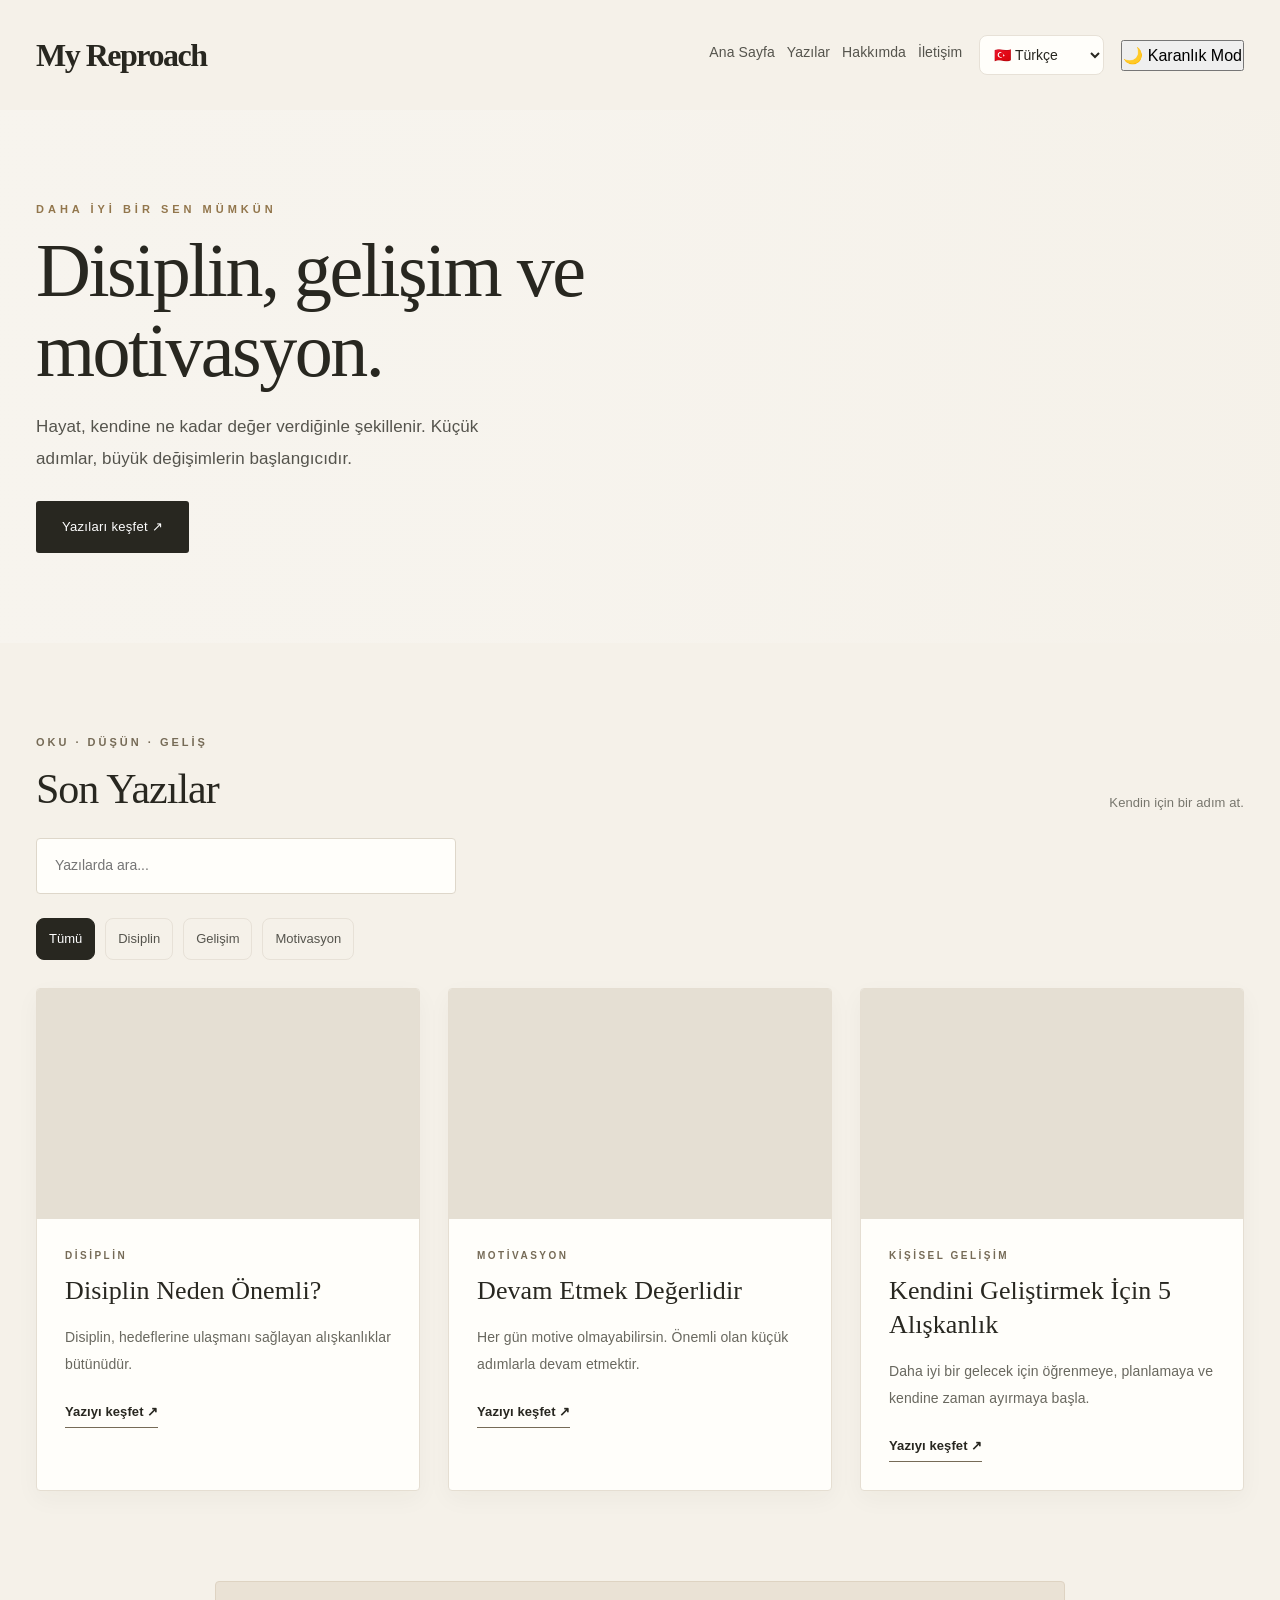
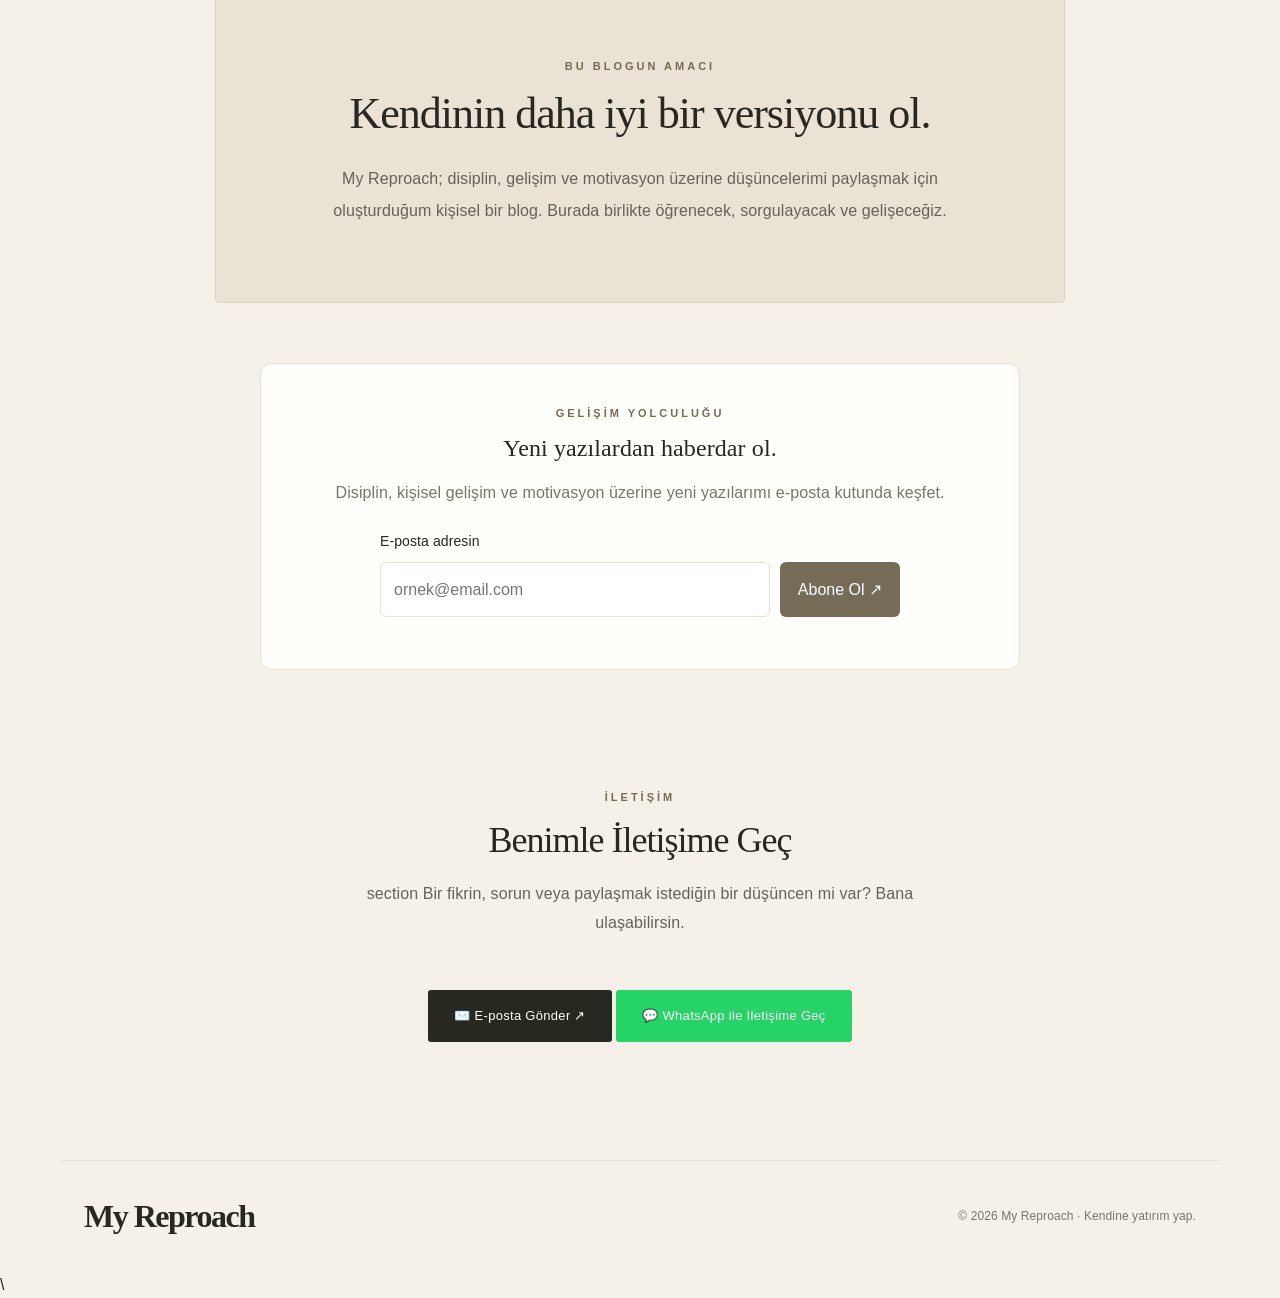
<file: index.html>
<!DOCTYPE html>
<html lang="tr">
<head>
  <meta charset="UTF-8">
  <meta name="viewport" content="width=device-width, initial-scale=1.0">
  <meta name="description" content="My Reproach — disiplin, kişisel gelişim ve motivasyon.">
  <title>My Reproach | Daha İyi Bir Sen</title>
  <link rel="stylesheet" href="style.css">
</head>
<body>

<header class="header">
  <a class="logo" href="#anasayfa">My Reproach</a>
  <nav class="nav">
    <a href="#anasayfa">Ana Sayfa</a>
    <a href="#yazilar">Yazılar</a>
    <a href="#hakkimda">Hakkımda</a>
    <a href="#iletisim">İletişim</a>

    <select id="language-select" aria-label="Dil seçimi">
      <option value="tr">🇹🇷 Türkçe</option>
      <option value="en">🇬🇧 English</option>
      <option value="de">🇩🇪 Deutsch</option>
    </select>

    <button id="theme-toggle" type="button">🌙 Karanlık Mod</button>
  </nav>
</header>

<main>
  <section class="hero" id="anasayfa">
    <div class="hero-content">
      <p class="eyebrow">DAHA İYİ BİR SEN MÜMKÜN</p>
      <h1>Disiplin, gelişim ve motivasyon.</h1>
      <p class="hero-text">
        Hayat, kendine ne kadar değer verdiğinle şekillenir.
        Küçük adımlar, büyük değişimlerin başlangıcıdır.
      </p>
      <a href="#yazilar" class="button">Yazıları keşfet ↗</a>
    </div>
  </section>

  <section class="content" id="yazilar">
    <div class="section-heading">
      <div>
        <p class="eyebrow">OKU · DÜŞÜN · GELİŞ</p>
        <h2>Son Yazılar</h2>
      </div>
      <span class="muted">Kendin için bir adım at.</span>
    </div>

    <div class="search-box">
      <input
              type="search"
              id="article-search"
              placeholder="Yazılarda ara..."
              aria-label="Blog yazılarında ara"
      >
    </div>
    <div class="filters" aria-label="Yazı kategorileri">
      <button class="filter active" data-filter="Tümü">Tümü</button>
      <button class="filter" data-filter="Disiplin">Disiplin</button>
      <button class="filter" data-filter="Gelişim">Gelişim</button>
      <button class="filter" data-filter="Motivasyon">Motivasyon</button>
    </div>

    <div class="article-grid">
      <article class="article-card" data-category="Disiplin">
        <div class="article-image image-one" role="img" aria-label="Planlama defteri"></div>
        <div class="article-body">
          <p class="category">DİSİPLİN</p>
          <h3>Disiplin Neden Önemli?</h3>
          <p>Disiplin, hedeflerine ulaşmanı sağlayan alışkanlıklar bütünüdür.</p>
          <a class="read-more" href="#yazi-disiplin">Yazıyı keşfet ↗</a>
        </div>
      </article>

      <article class="article-card" data-category="Motivasyon">
        <div class="article-image image-two" role="img" aria-label="Dağ manzarası"></div>
        <div class="article-body">
          <p class="category">MOTİVASYON</p>
          <h3>Devam Etmek Değerlidir</h3>
          <p>Her gün motive olmayabilirsin. Önemli olan küçük adımlarla devam etmektir.</p>
          <a class="read-more" href="#yazi-motivasyon">Yazıyı keşfet ↗</a>
        </div>
      </article>

      <article class="article-card" data-category="Gelişim">
        <div class="article-image image-three" role="img" aria-label="Çalışma masası"></div>
        <div class="article-body">
          <p class="category">KİŞİSEL GELİŞİM</p>
          <h3>Kendini Geliştirmek İçin 5 Alışkanlık</h3>
          <p>Daha iyi bir gelecek için öğrenmeye, planlamaya ve kendine zaman ayırmaya başla.</p>
          <a class="read-more" href="#yazi-gelisim">Yazıyı keşfet ↗</a>
        </div>
      </article>
    </div>
  </section>

  <!-- Disiplin yazısı: yalnızca bağlantıya tıklayınca görünür -->

  <!-- Disiplin makalesi -->
  <section class="article-detail" id="yazi-disiplin">
    <p class="eyebrow">DİSİPLİN · 5 DAKİKALIK OKUMA</p>
    <h2>Disiplin Neden Önemli?</h2>

    <p>
      Disiplin, her gün motive hissetmek değildir.
      İstemediğin günlerde bile hedeflerin için küçük
      bir adım atabilmektir.
    </p>

    <h3>Küçük adımlarla başla</h3>
    <p>
      Büyük değişimler bir anda gerçekleşmez. Her gün
      20 dakika kitap okumak, çalışma masanı düzenlemek
      veya gününü planlamak zamanla güçlü alışkanlıklara
      dönüşebilir.
    </p>

    <h3>Kendine verdiğin sözleri tut</h3>
    <p>
      Kendine ulaşılabilir hedefler koy. Bir gün planını
      uygulayamadığında vazgeçme; ertesi gün yeniden başla.
      Önemli olan kusursuz olmak değil, devam etmektir.
    </p>

    <a class="read-more" href="#yazilar">← Tüm yazılara dön</a>
  </section>

  <!-- Motivasyon makalesi -->
  <section class="article-detail" id="yazi-motivasyon">
    <p class="eyebrow">MOTİVASYON · 4 DAKİKALIK OKUMA</p>
    <h2>Devam Etmek Değerlidir</h2>

    <p>
      Her gün motive hissetmek zorunda değilsin.
      Bazen yorulabilir veya hedeflerinden uzaklaşabilirsin.
      Önemli olan yeniden başlayabilmektir.
    </p>

    <h3>Küçük adımların gücü</h3>
    <p>
      Büyük hedeflerini küçük parçalara ayır.
      Bir saat çalışamıyorsan 15 dakika çalış.
      Önemli olan mükemmel olmak değil, başlamaktır.
    </p>

    <h3>Kendini başkalarıyla kıyaslama</h3>
    <p>
      Başkalarının ne yaptığına değil, kendi gelişimine
      odaklan. Dünkü hâlinden daha iyi olmak için çabala.
    </p>

    <a class="read-more" href="#yazilar">← Tüm yazılara dön</a>
  </section>

  <!-- Kişisel gelişim makalesi -->
  <section class="article-detail" id="yazi-gelisim">
    <p class="eyebrow">KİŞİSEL GELİŞİM · 5 DAKİKALIK OKUMA</p>
    <h2>Kendini Geliştirmek İçin 5 Alışkanlık</h2>

    <h3>1. Her gün öğren</h3>
    <p>Kitap okuyarak veya yeni bir beceri öğrenerek kendine yatırım yap.</p>

    <h3>2. Gününü planla</h3>
    <p>Her gün tamamlamak istediğin üç önemli işi belirle.</p>

    <h3>3. Hareket et</h3>
    <p>Yürüyüşe ve düzenli fiziksel aktiviteye zaman ayır.</p>

    <h3>4. Teknoloji kullanımını yönet</h3>
    <p>Dikkatini dağıtan bildirimleri sınırlandır ve öğrenmeye odaklan.</p>

    <h3>5. İlerlemeni takip et</h3>
    <p>Her akşam neler öğrendiğini ve yarın neyi geliştirebileceğini düşün.</p>

    <a class="read-more" href="#yazilar">← Tüm yazılara dön</a>
  </section>


  <section class="about" id="hakkimda">
    <p class="eyebrow">BU BLOGUN AMACI</p>
    <h2>Kendinin daha iyi bir versiyonu ol.</h2>
    <p>
      My Reproach; disiplin, gelişim ve motivasyon üzerine
      düşüncelerimi paylaşmak için oluşturduğum kişisel bir blog.
      Burada birlikte öğrenecek, sorgulayacak ve gelişeceğiz.
    </p>
  </section>

  <!-- E-posta Abonelik Bölümü -->
  <section class="newsletter" id="abonelik">
    <p class="eyebrow">GELİŞİM YOLCULUĞU</p>
    <h2>Yeni yazılardan haberdar ol.</h2>

    <p>
      Disiplin, kişisel gelişim ve motivasyon üzerine
      yeni yazılarımı e-posta kutunda keşfet.
    </p>

    <form id="newsletter-form">
      <label for="subscriber-email">E-posta adresin</label>

      <div class="newsletter-input">
        <input
                type="email"
                id="subscriber-email"
                name="email"
                placeholder="ornek@email.com"
                autocomplete="email"
                required
        >

        <button type="submit">Abone Ol ↗</button>
      </div>

      <p id="newsletter-message" aria-live="polite"></p>
    </form>
  </section>



  <section class="contact" id="iletisim">
    <p class="eyebrow">İLETİŞİM</p>
    <h2>Benimle İletişime Geç</h2>

    <p class="contact-description">section
      Bir fikrin, sorun veya paylaşmak istediğin
      bir düşüncen mi var? Bana ulaşabilirsin.
    </p>

    <a
            class="button"
            href="mailto:ysllcanahmet06@gmail.com?subject=My%20Reproach%20-%20Iletisim"
    >
      ✉️ E-posta Gönder ↗
    </a>

    <a
            class="button whatsapp-button"
            href="https://wa.me/905010895001?text=Merhaba%2C%20My%20Reproach%20sitenizden%20ula%C5%9F%C4%B1yorum."
            target="_blank"
            rel="noopener noreferrer"
    >
      💬 WhatsApp ile İletişime Geç
    </a>

  </section>

</main>

<footer class="footer">
  <a class="logo" href="#anasayfa">My Reproach</a>
  <p>© 2026 My Reproach · Kendine yatırım yap.</p>
</footer>

<script>
  const filters = document.querySelectorAll(".filter");
  const articles = document.querySelectorAll(".article-card");
  const searchInput = document.getElementById("article-search");
  const themeButton = document.getElementById("theme-toggle");

  function filterArticles() {
    const activeFilter = document.querySelector(".filter.active");
    const selected = activeFilter
            ? activeFilter.dataset.filter
            : "Tümü";

    const searchTerm = searchInput.value
            .toLocaleLowerCase("tr-TR")
            .trim();

    articles.forEach(function (article) {
      const matchesCategory =
              selected === "Tümü" ||
              article.dataset.category === selected;

      const matchesSearch = article.textContent
              .toLocaleLowerCase("tr-TR")
              .includes(searchTerm);

      article.hidden = !(matchesCategory && matchesSearch);
    });
  }

  filters.forEach(function (button) {
    button.addEventListener("click", function () {
      filters.forEach(function (item) {
        item.classList.remove("active");
      });

      button.classList.add("active");
      filterArticles();
    });
  });

  searchInput.addEventListener("input", filterArticles);

  themeButton.addEventListener("click", function () {
    document.body.classList.toggle("dark-mode");

    if (document.body.classList.contains("dark-mode")) {
      themeButton.textContent = "☀️ Açık Mod";
    } else {
      themeButton.textContent = "🌙 Karanlık Mod";
    }
  });
  // MY REPROACH - DİL SEÇENEĞİ

  const languageSelect = document.getElementById("language-select");

  const languageTexts = {
    en: {
      "Ana Sayfa": "Home",
      "Yazılar": "Articles",
      "Hakkımda": "About",
      "İletişim": "Contact",
      "DAHA İYİ BİR SEN MÜMKÜN": "A BETTER YOU IS POSSIBLE",
      "Disiplin, gelişim ve motivasyon.": "Discipline, growth and motivation.",
      "Hayat, kendine ne kadar değer verdiğinle şekillenir. Küçük adımlar, büyük değişimlerin başlangıcıdır.": "Life is shaped by how much you value yourself. Small steps are the beginning of great changes.",
      "Yazıları keşfet ↗": "Explore articles ↗",
      "OKU · DÜŞÜN · GELİŞ": "READ · THINK · GROW",
      "Son Yazılar": "Latest Articles",
      "Kendin için bir adım at.": "Take a step for yourself.",
      "Yazılarda ara...": "Search articles...",
      "Tümü": "All",
      "Disiplin": "Discipline",
      "Gelişim": "Growth",
      "Motivasyon": "Motivation",
      "DİSİPLİN": "DISCIPLINE",
      "MOTİVASYON": "MOTIVATION",
      "KİŞİSEL GELİŞİM": "PERSONAL GROWTH",
      "Disiplin Neden Önemli?": "Why Is Discipline Important?",
      "Disiplin, hedeflerine ulaşmanı sağlayan alışkanlıklar bütünüdür.": "Discipline is a set of habits that helps you reach your goals.",
      "Devam Etmek Değerlidir": "The Value of Perseverance",
      "Her gün motive olmayabilirsin. Önemli olan küçük adımlarla devam etmektir.": "You may not feel motivated every day. What matters is continuing with small steps.",
      "Kendini Geliştirmek İçin 5 Alışkanlık": "5 Habits for Personal Growth",
      "Daha iyi bir gelecek için öğrenmeye, planlamaya ve kendine zaman ayırmaya başla.": "Start learning, planning and making time for yourself to build a better future.",
      "Yazıyı keşfet ↗": "Read article ↗",
      "DİSİPLİN · 5 DAKİKALIK OKUMA": "DISCIPLINE · 5-MINUTE READ",
      "Disiplin, her gün motive hissetmek değildir. İstemediğin günlerde bile hedeflerin için küçük bir adım atabilmektir.": "Discipline does not mean feeling motivated every day. It means taking a small step toward your goals, even on days when you don't feel like it.",
      "Küçük adımlarla başla": "Start with small steps",
      "Büyük değişimler bir anda gerçekleşmez. Her gün 20 dakika kitap okumak, çalışma masanı düzenlemek veya gününü planlamak zamanla güçlü alışkanlıklara dönüşebilir.": "Big changes do not happen overnight. Reading for 20 minutes, organizing your desk or planning your day can become powerful habits over time.",
      "Kendine verdiğin sözleri tut": "Keep the promises you make to yourself",
      "Kendine ulaşılabilir hedefler koy. Bir gün planını uygulayamadığında vazgeçme; ertesi gün yeniden başla. Önemli olan kusursuz olmak değil, devam etmektir.": "Set achievable goals. If you miss your plan one day, don't give up; start again the next day. What matters is not perfection, but persistence.",
      "MOTİVASYON · 4 DAKİKALIK OKUMA": "MOTIVATION · 4-MINUTE READ",
      "Her gün motive hissetmek zorunda değilsin. Bazen yorulabilir veya hedeflerinden uzaklaşabilirsin. Önemli olan yeniden başlayabilmektir.": "You don't have to feel motivated every day. Sometimes you may get tired or lose sight of your goals. What matters is being able to start again.",
      "Küçük adımların gücü": "The power of small steps",
      "Büyük hedeflerini küçük parçalara ayır. Bir saat çalışamıyorsan 15 dakika çalış. Önemli olan mükemmel olmak değil, başlamaktır.": "Break big goals into smaller tasks. If you can't study for an hour, study for 15 minutes. What matters is starting, not being perfect.",
      "Kendini başkalarıyla kıyaslama": "Don't compare yourself to others",
      "Başkalarının ne yaptığına değil, kendi gelişimine odaklan. Dünkü hâlinden daha iyi olmak için çabala.": "Focus on your own growth, not what others are doing. Try to be better than you were yesterday.",
      "KİŞİSEL GELİŞİM · 5 DAKİKALIK OKUMA": "PERSONAL GROWTH · 5-MINUTE READ",
      "1. Her gün öğren": "1. Learn every day",
      "Kitap okuyarak veya yeni bir beceri öğrenerek kendine yatırım yap.": "Invest in yourself by reading books or learning a new skill.",
      "2. Gününü planla": "2. Plan your day",
      "Her gün tamamlamak istediğin üç önemli işi belirle.": "Choose three important tasks you want to complete each day.",
      "3. Hareket et": "3. Keep moving",
      "Yürüyüşe ve düzenli fiziksel aktiviteye zaman ayır.": "Make time for walks and regular physical activity.",
      "4. Teknoloji kullanımını yönet": "4. Manage your technology use",
      "Dikkatini dağıtan bildirimleri sınırlandır ve öğrenmeye odaklan.": "Limit distracting notifications and focus on learning.",
      "5. İlerlemeni takip et": "5. Track your progress",
      "Her akşam neler öğrendiğini ve yarın neyi geliştirebileceğini düşün.": "Each evening, reflect on what you learned and what you can improve tomorrow.",
      "← Tüm yazılara dön": "← Back to all articles",
      "BU BLOGUN AMACI": "THE PURPOSE OF THIS BLOG",
      "Kendinin daha iyi bir versiyonu ol.": "Become a better version of yourself.",
      "My Reproach; disiplin, gelişim ve motivasyon üzerine düşüncelerimi paylaşmak için oluşturduğum kişisel bir blog. Burada birlikte öğrenecek, sorgulayacak ve gelişeceğiz.": "My Reproach is a personal blog where I share my thoughts on discipline, growth and motivation. Here, we will learn, reflect and grow together.",
      "GELİŞİM YOLCULUĞU": "YOUR GROWTH JOURNEY",
      "Yeni yazılardan haberdar ol.": "Stay updated with new articles.",
      "Disiplin, kişisel gelişim ve motivasyon üzerine yeni yazılarımı e-posta kutunda keşfet.": "Discover new articles on discipline, personal growth and motivation in your inbox.",
      "E-posta adresin": "Your email address",
      "ornek@email.com": "example@email.com",
      "Abone Ol ↗": "Subscribe ↗",
      "Benimle İletişime Geç": "Get in Touch",
      "Bir fikrin, sorun veya paylaşmak istediğin bir düşüncen mi var? Bana ulaşabilirsin.": "Have an idea, a question or a thought to share? Feel free to contact me.",
      "section Bir fikrin, sorun veya paylaşmak istediğin bir düşüncen mi var? Bana ulaşabilirsin.": "Have an idea, a question or a thought to share? Feel free to contact me.",
      "✉️ E-posta Gönder ↗": "✉️ Send an Email ↗",
      "💬 WhatsApp ile İletişime Geç": "💬 Contact me on WhatsApp",
      "© 2026 My Reproach · Kendine yatırım yap.": "© 2026 My Reproach · Invest in yourself."
    },

    de: {
      "Ana Sayfa": "Startseite",
      "Yazılar": "Artikel",
      "Hakkımda": "Über mich",
      "İletişim": "Kontakt",
      "DAHA İYİ BİR SEN MÜMKÜN": "EIN BESSERES ICH IST MÖGLICH",
      "Disiplin, gelişim ve motivasyon.": "Disziplin, Entwicklung und Motivation.",
      "Hayat, kendine ne kadar değer verdiğinle şekillenir. Küçük adımlar, büyük değişimlerin başlangıcıdır.": "Das Leben wird davon geprägt, wie sehr du dich selbst wertschätzt. Kleine Schritte sind der Anfang großer Veränderungen.",
      "Yazıları keşfet ↗": "Artikel entdecken ↗",
      "OKU · DÜŞÜN · GELİŞ": "LESEN · DENKEN · WACHSEN",
      "Son Yazılar": "Neueste Artikel",
      "Kendin için bir adım at.": "Mach einen Schritt für dich selbst.",
      "Yazılarda ara...": "Artikel durchsuchen...",
      "Tümü": "Alle",
      "Disiplin": "Disziplin",
      "Gelişim": "Entwicklung",
      "Motivasyon": "Motivation",
      "DİSİPLİN": "DISZIPLIN",
      "MOTİVASYON": "MOTIVATION",
      "KİŞİSEL GELİŞİM": "PERSÖNLICHE ENTWICKLUNG",
      "Disiplin Neden Önemli?": "Warum ist Disziplin wichtig?",
      "Disiplin, hedeflerine ulaşmanı sağlayan alışkanlıklar bütünüdür.": "Disziplin ist eine Sammlung von Gewohnheiten, die dir helfen, deine Ziele zu erreichen.",
      "Devam Etmek Değerlidir": "Dranbleiben lohnt sich",
      "Her gün motive olmayabilirsin. Önemli olan küçük adımlarla devam etmektir.": "Du bist vielleicht nicht jeden Tag motiviert. Wichtig ist, mit kleinen Schritten weiterzumachen.",
      "Kendini Geliştirmek İçin 5 Alışkanlık": "5 Gewohnheiten zur persönlichen Entwicklung",
      "Daha iyi bir gelecek için öğrenmeye, planlamaya ve kendine zaman ayırmaya başla.": "Lerne, plane und nimm dir Zeit für dich, um eine bessere Zukunft aufzubauen.",
      "Yazıyı keşfet ↗": "Artikel lesen ↗",
      "DİSİPLİN · 5 DAKİKALIK OKUMA": "DISZIPLIN · 5 MINUTEN LESEZEIT",
      "Disiplin, her gün motive hissetmek değildir. İstemediğin günlerde bile hedeflerin için küçük bir adım atabilmektir.": "Disziplin bedeutet nicht, sich jeden Tag motiviert zu fühlen. Es bedeutet, auch an schwierigen Tagen einen kleinen Schritt auf deine Ziele zuzugehen.",
      "Küçük adımlarla başla": "Beginne mit kleinen Schritten",
      "Büyük değişimler bir anda gerçekleşmez. Her gün 20 dakika kitap okumak, çalışma masanı düzenlemek veya gününü planlamak zamanla güçlü alışkanlıklara dönüşebilir.": "Große Veränderungen geschehen nicht über Nacht. Täglich 20 Minuten zu lesen, deinen Schreibtisch aufzuräumen oder deinen Tag zu planen, kann mit der Zeit zu starken Gewohnheiten werden.",
      "Kendine verdiğin sözleri tut": "Halte deine Versprechen an dich selbst",
      "Kendine ulaşılabilir hedefler koy. Bir gün planını uygulayamadığında vazgeçme; ertesi gün yeniden başla. Önemli olan kusursuz olmak değil, devam etmektir.": "Setze dir erreichbare Ziele. Wenn du deinen Plan einmal nicht schaffst, gib nicht auf, sondern beginne am nächsten Tag neu. Es geht nicht um Perfektion, sondern ums Weitermachen.",
      "MOTİVASYON · 4 DAKİKALIK OKUMA": "MOTIVATION · 4 MINUTEN LESEZEIT",
      "Her gün motive hissetmek zorunda değilsin. Bazen yorulabilir veya hedeflerinden uzaklaşabilirsin. Önemli olan yeniden başlayabilmektir.": "Du musst dich nicht jeden Tag motiviert fühlen. Manchmal wirst du müde oder verlierst deine Ziele aus den Augen. Wichtig ist, wieder anfangen zu können.",
      "Küçük adımların gücü": "Die Kraft kleiner Schritte",
      "Büyük hedeflerini küçük parçalara ayır. Bir saat çalışamıyorsan 15 dakika çalış. Önemli olan mükemmel olmak değil, başlamaktır.": "Teile große Ziele in kleine Aufgaben auf. Wenn du nicht eine Stunde lernen kannst, lerne 15 Minuten. Wichtig ist anzufangen, nicht perfekt zu sein.",
      "Kendini başkalarıyla kıyaslama": "Vergleiche dich nicht mit anderen",
      "Başkalarının ne yaptığına değil, kendi gelişimine odaklan. Dünkü hâlinden daha iyi olmak için çabala.": "Konzentriere dich auf deine eigene Entwicklung, nicht auf das, was andere tun. Versuche, besser zu sein als gestern.",
      "KİŞİSEL GELİŞİM · 5 DAKİKALIK OKUMA": "PERSÖNLICHE ENTWICKLUNG · 5 MINUTEN LESEZEIT",
      "1. Her gün öğren": "1. Lerne jeden Tag",
      "Kitap okuyarak veya yeni bir beceri öğrenerek kendine yatırım yap.": "Investiere in dich selbst, indem du liest oder eine neue Fähigkeit erlernst.",
      "2. Gününü planla": "2. Plane deinen Tag",
      "Her gün tamamlamak istediğin üç önemli işi belirle.": "Lege jeden Tag drei wichtige Aufgaben fest, die du erledigen möchtest.",
      "3. Hareket et": "3. Bleib in Bewegung",
      "Yürüyüşe ve düzenli fiziksel aktiviteye zaman ayır.": "Nimm dir Zeit für Spaziergänge und regelmäßige Bewegung.",
      "4. Teknoloji kullanımını yönet": "4. Kontrolliere deine Technologienutzung",
      "Dikkatini dağıtan bildirimleri sınırlandır ve öğrenmeye odaklan.": "Begrenze störende Benachrichtigungen und konzentriere dich aufs Lernen.",
      "5. İlerlemeni takip et": "5. Verfolge deine Fortschritte",
      "Her akşam neler öğrendiğini ve yarın neyi geliştirebileceğini düşün.": "Überlege jeden Abend, was du gelernt hast und was du morgen verbessern kannst.",
      "← Tüm yazılara dön": "← Zurück zu allen Artikeln",
      "BU BLOGUN AMACI": "DAS ZIEL DIESES BLOGS",
      "Kendinin daha iyi bir versiyonu ol.": "Werde eine bessere Version deiner selbst.",
      "My Reproach; disiplin, gelişim ve motivasyon üzerine düşüncelerimi paylaşmak için oluşturduğum kişisel bir blog. Burada birlikte öğrenecek, sorgulayacak ve gelişeceğiz.": "My Reproach ist ein persönlicher Blog, in dem ich meine Gedanken zu Disziplin, Entwicklung und Motivation teile. Hier werden wir gemeinsam lernen, nachdenken und wachsen.",
      "GELİŞİM YOLCULUĞU": "DEIN WEG ZUR ENTWICKLUNG",
      "Yeni yazılardan haberdar ol.": "Bleib über neue Artikel informiert.",
      "Disiplin, kişisel gelişim ve motivasyon üzerine yeni yazılarımı e-posta kutunda keşfet.": "Entdecke neue Artikel über Disziplin, persönliche Entwicklung und Motivation in deinem Posteingang.",
      "E-posta adresin": "Deine E-Mail-Adresse",
      "ornek@email.com": "beispiel@email.com",
      "Abone Ol ↗": "Abonnieren ↗",
      "Benimle İletişime Geç": "Kontaktiere mich",
      "Bir fikrin, sorun veya paylaşmak istediğin bir düşüncen mi var? Bana ulaşabilirsin.": "Hast du eine Idee, eine Frage oder einen Gedanken, den du teilen möchtest? Schreib mir gerne.",
      "section Bir fikrin, sorun veya paylaşmak istediğin bir düşüncen mi var? Bana ulaşabilirsin.": "Hast du eine Idee, eine Frage oder einen Gedanken, den du teilen möchtest? Schreib mir gerne.",
      "✉️ E-posta Gönder ↗": "✉️ E-Mail senden ↗",
      "💬 WhatsApp ile İletişime Geç": "💬 Kontaktiere mich über WhatsApp",
      "© 2026 My Reproach · Kendine yatırım yap.": "© 2026 My Reproach · Investiere in dich selbst."
    }
  };

  const themeLabels = {
    tr: { light: "🌙 Karanlık Mod", dark: "☀️ Açık Mod" },
    en: { light: "🌙 Dark Mode", dark: "☀️ Light Mode" },
    de: { light: "🌙 Dunkelmodus", dark: "☀️ Heller Modus" }
  };

  // Sayfadaki yazıların ilk hâlini sakla.
  const languageTextNodes = [];
  const languageWalker = document.createTreeWalker(
          document.body,
          NodeFilter.SHOW_TEXT
  );

  let languageNode;

  while ((languageNode = languageWalker.nextNode())) {
    if (languageNode.parentElement.closest("script, style")) continue;

    const original = languageNode.nodeValue;
    const key = original.replace(/\s+/g, " ").trim();

    if (key) {
      languageTextNodes.push({ node: languageNode, original, key });
    }
  }

  let currentLanguage = "tr";

  function applyLanguage(language) {
    currentLanguage = language;

    const dictionary = languageTexts[language] || {};

    languageTextNodes.forEach(function (item) {
      const translated = dictionary[item.key] || item.key;
      const leading = item.original.match(/^\s*/)[0];
      const trailing = item.original.match(/\s*$/)[0];

      item.node.nodeValue = leading + translated + trailing;
    });

    document.documentElement.lang = language;
    languageSelect.value = language;

    try {
      localStorage.setItem("myReproachLanguage", language);
    } catch (error) {
      // Tarayıcı depolamayı engelliyorsa site yine çalışır.
    }

    updateThemeLabel();
  }

  // Dil değiştirildiğinde metinleri güncelle.
  languageSelect.addEventListener("change", function () {
    applyLanguage(languageSelect.value);
  });

  // Seçilen dile göre karanlık mod düğmesini güncelle.
  function updateThemeLabel() {
    const isDark = document.body.classList.contains("dark-mode");
    themeButton.textContent =
            themeLabels[currentLanguage][isDark ? "dark" : "light"];
  }

  // Mevcut karanlık mod koduyla birlikte çalışmasını sağla.
  themeButton.addEventListener("click", updateThemeLabel);

  // Daha önce seçilen dili yükle.
  let savedLanguage = "tr";

  try {
    savedLanguage = localStorage.getItem("myReproachLanguage") || "tr";
  } catch (error) {
    savedLanguage = "tr";
  }

  if (!["tr", "en", "de"].includes(savedLanguage)) {
    savedLanguage = "tr";
  }

  applyLanguage(savedLanguage);
</script>


</body>
</html>
\
</file>
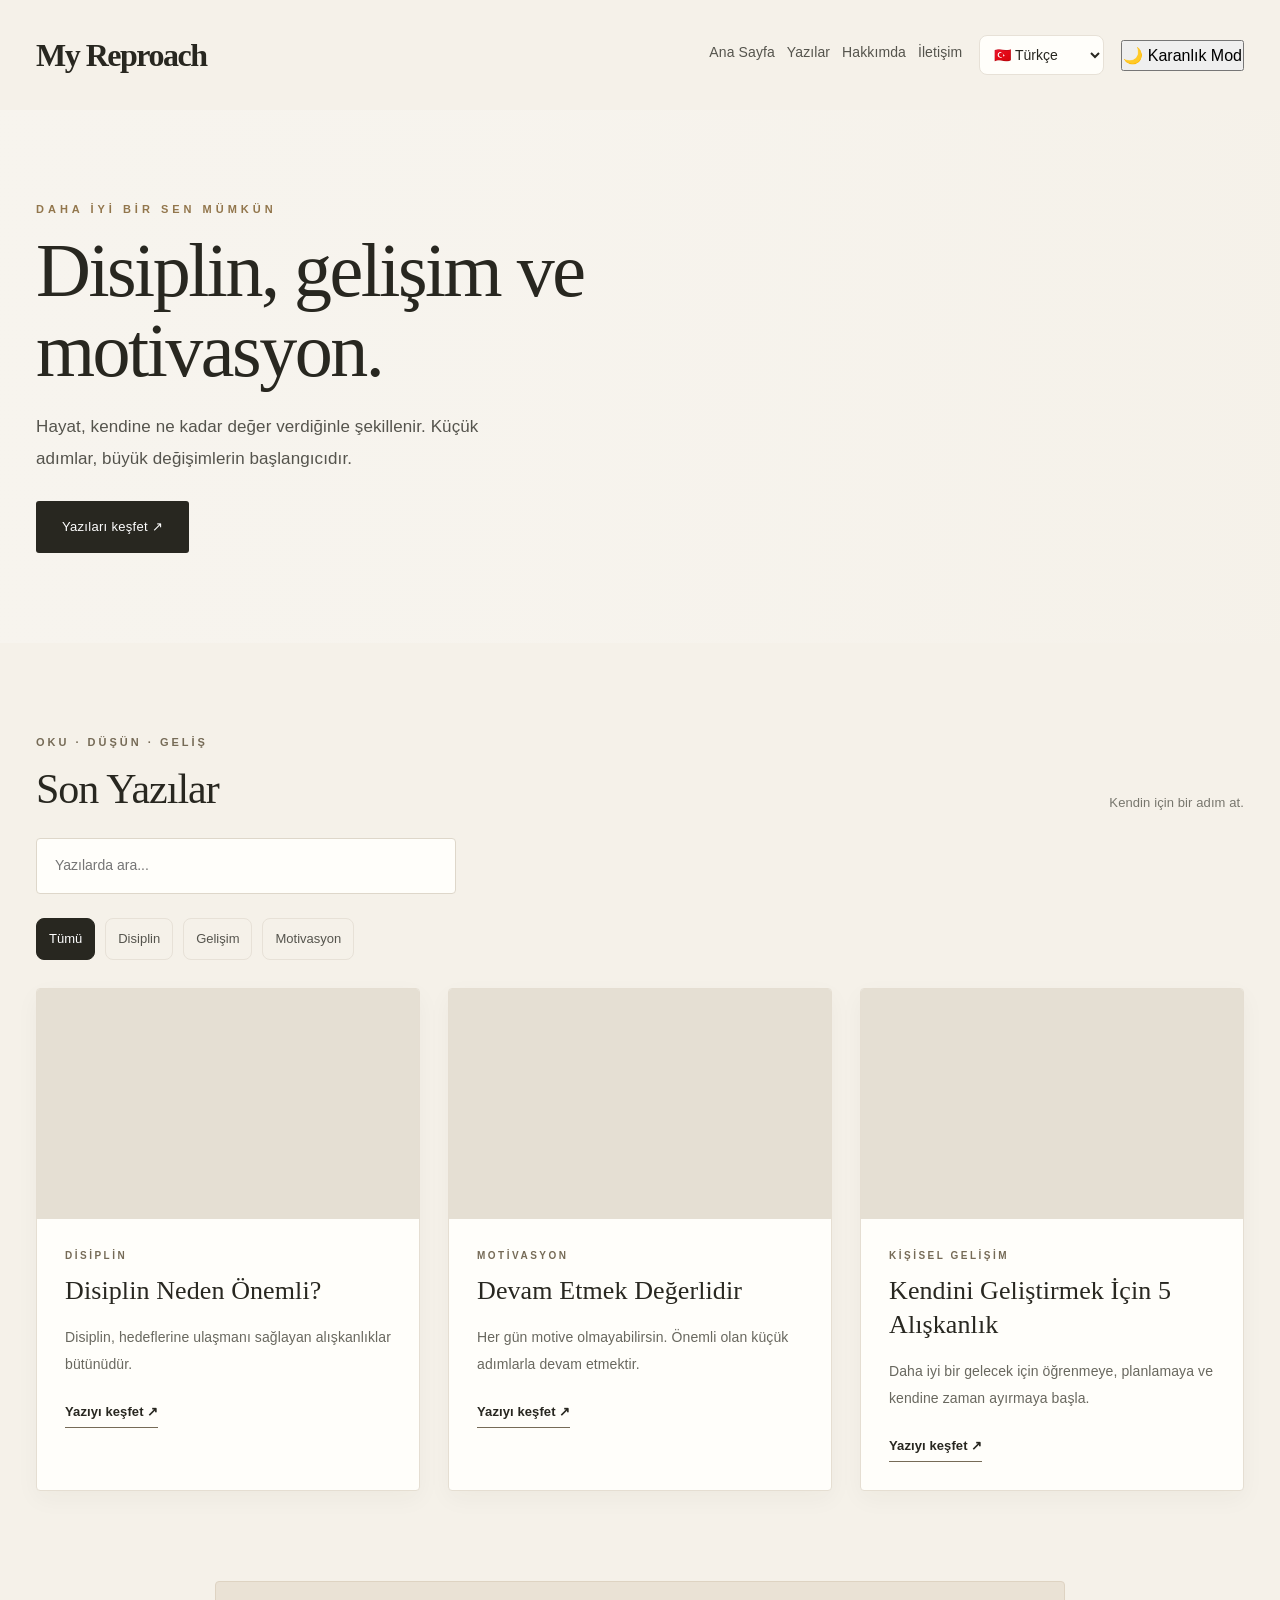
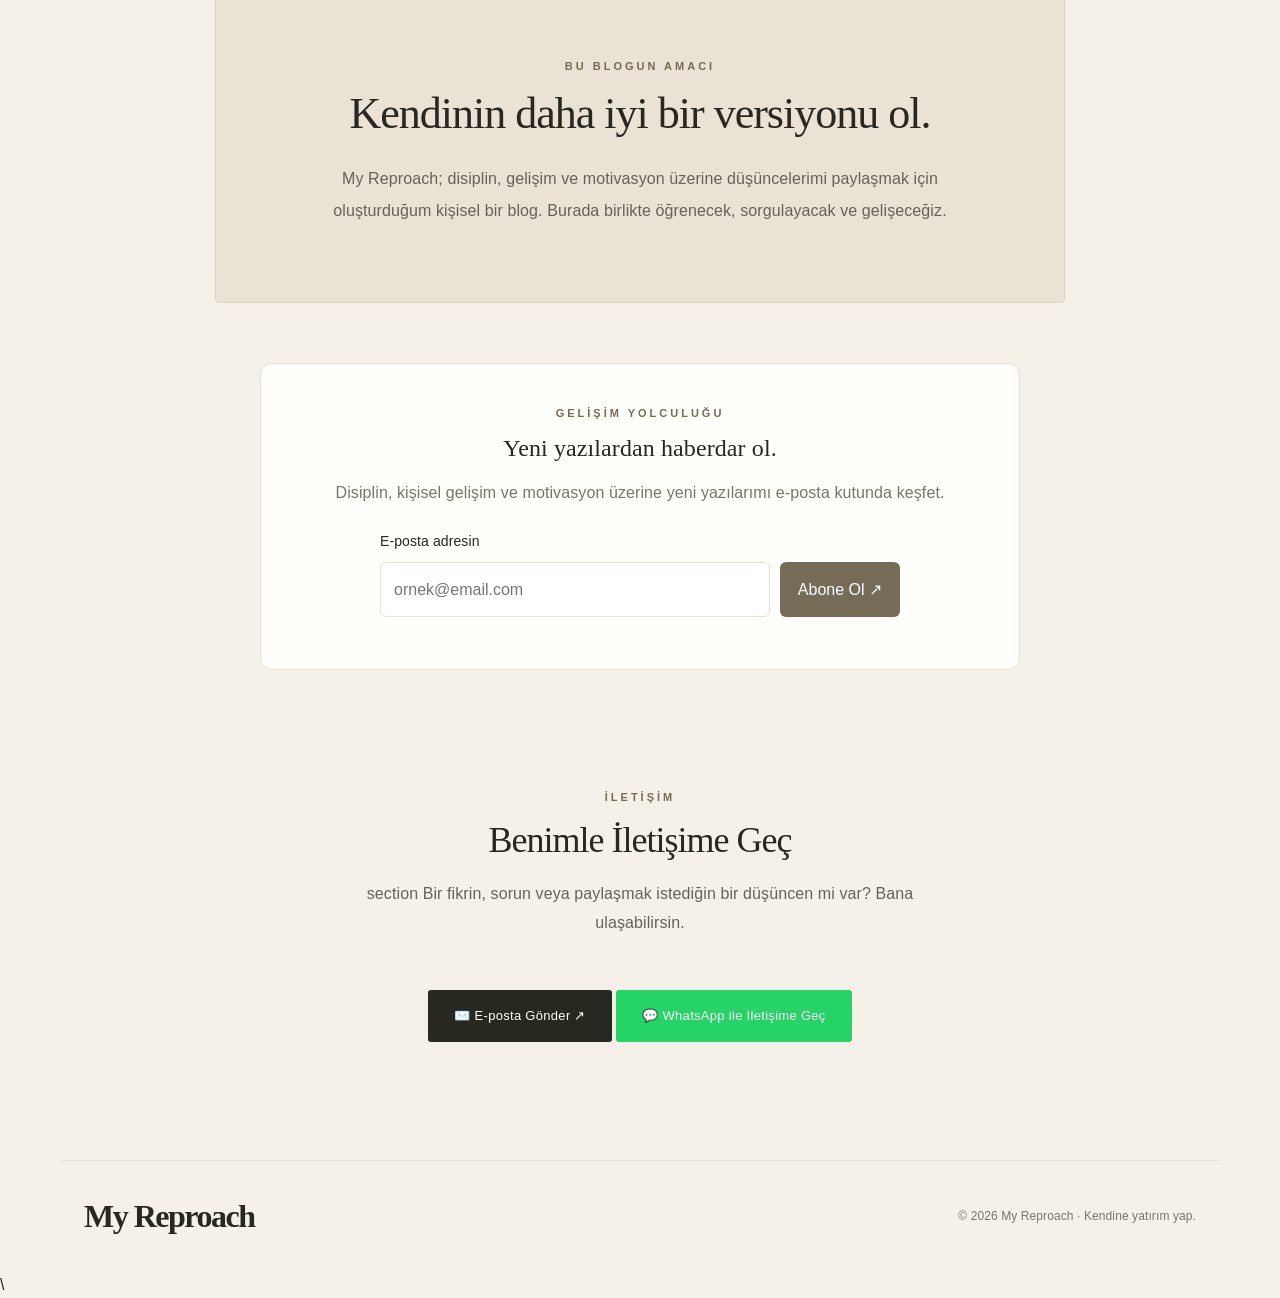
<file: my blog.html>
<!DOCTYPE html>
<html lang="tr">
<head>
  <meta charset="UTF-8">
  <meta name="viewport" content="width=device-width, initial-scale=1.0">
  <meta name="description" content="My Reproach — disiplin, kişisel gelişim ve motivasyon.">
  <title>My Reproach | Daha İyi Bir Sen</title>
  <link rel="stylesheet" href="style.css">
</head>
<body>

<header class="header">
  <a class="logo" href="#anasayfa">My Reproach</a>
  <nav class="nav">
    <a href="#anasayfa">Ana Sayfa</a>
    <a href="#yazilar">Yazılar</a>
    <a href="#hakkimda">Hakkımda</a>
    <a href="#iletisim">İletişim</a>

    <select id="language-select" aria-label="Dil seçimi">
      <option value="tr">🇹🇷 Türkçe</option>
      <option value="en">🇬🇧 English</option>
      <option value="de">🇩🇪 Deutsch</option>
    </select>

    <button id="theme-toggle" type="button">🌙 Karanlık Mod</button>
  </nav>
</header>

<main>
  <section class="hero" id="anasayfa">
    <div class="hero-content">
      <p class="eyebrow">DAHA İYİ BİR SEN MÜMKÜN</p>
      <h1>Disiplin, gelişim ve motivasyon.</h1>
      <p class="hero-text">
        Hayat, kendine ne kadar değer verdiğinle şekillenir.
        Küçük adımlar, büyük değişimlerin başlangıcıdır.
      </p>
      <a href="#yazilar" class="button">Yazıları keşfet ↗</a>
    </div>
  </section>

  <section class="content" id="yazilar">
    <div class="section-heading">
      <div>
        <p class="eyebrow">OKU · DÜŞÜN · GELİŞ</p>
        <h2>Son Yazılar</h2>
      </div>
      <span class="muted">Kendin için bir adım at.</span>
    </div>

    <div class="search-box">
      <input
              type="search"
              id="article-search"
              placeholder="Yazılarda ara..."
              aria-label="Blog yazılarında ara"
      >
    </div>
    <div class="filters" aria-label="Yazı kategorileri">
      <button class="filter active" data-filter="Tümü">Tümü</button>
      <button class="filter" data-filter="Disiplin">Disiplin</button>
      <button class="filter" data-filter="Gelişim">Gelişim</button>
      <button class="filter" data-filter="Motivasyon">Motivasyon</button>
    </div>

    <div class="article-grid">
      <article class="article-card" data-category="Disiplin">
        <div class="article-image image-one" role="img" aria-label="Planlama defteri"></div>
        <div class="article-body">
          <p class="category">DİSİPLİN</p>
          <h3>Disiplin Neden Önemli?</h3>
          <p>Disiplin, hedeflerine ulaşmanı sağlayan alışkanlıklar bütünüdür.</p>
          <a class="read-more" href="#yazi-disiplin">Yazıyı keşfet ↗</a>
        </div>
      </article>

      <article class="article-card" data-category="Motivasyon">
        <div class="article-image image-two" role="img" aria-label="Dağ manzarası"></div>
        <div class="article-body">
          <p class="category">MOTİVASYON</p>
          <h3>Devam Etmek Değerlidir</h3>
          <p>Her gün motive olmayabilirsin. Önemli olan küçük adımlarla devam etmektir.</p>
          <a class="read-more" href="#yazi-motivasyon">Yazıyı keşfet ↗</a>
        </div>
      </article>

      <article class="article-card" data-category="Gelişim">
        <div class="article-image image-three" role="img" aria-label="Çalışma masası"></div>
        <div class="article-body">
          <p class="category">KİŞİSEL GELİŞİM</p>
          <h3>Kendini Geliştirmek İçin 5 Alışkanlık</h3>
          <p>Daha iyi bir gelecek için öğrenmeye, planlamaya ve kendine zaman ayırmaya başla.</p>
          <a class="read-more" href="#yazi-gelisim">Yazıyı keşfet ↗</a>
        </div>
      </article>
    </div>
  </section>

  <!-- Disiplin yazısı: yalnızca bağlantıya tıklayınca görünür -->

  <!-- Disiplin makalesi -->
  <section class="article-detail" id="yazi-disiplin">
    <p class="eyebrow">DİSİPLİN · 5 DAKİKALIK OKUMA</p>
    <h2>Disiplin Neden Önemli?</h2>

    <p>
      Disiplin, her gün motive hissetmek değildir.
      İstemediğin günlerde bile hedeflerin için küçük
      bir adım atabilmektir.
    </p>

    <h3>Küçük adımlarla başla</h3>
    <p>
      Büyük değişimler bir anda gerçekleşmez. Her gün
      20 dakika kitap okumak, çalışma masanı düzenlemek
      veya gününü planlamak zamanla güçlü alışkanlıklara
      dönüşebilir.
    </p>

    <h3>Kendine verdiğin sözleri tut</h3>
    <p>
      Kendine ulaşılabilir hedefler koy. Bir gün planını
      uygulayamadığında vazgeçme; ertesi gün yeniden başla.
      Önemli olan kusursuz olmak değil, devam etmektir.
    </p>

    <a class="read-more" href="#yazilar">← Tüm yazılara dön</a>
  </section>

  <!-- Motivasyon makalesi -->
  <section class="article-detail" id="yazi-motivasyon">
    <p class="eyebrow">MOTİVASYON · 4 DAKİKALIK OKUMA</p>
    <h2>Devam Etmek Değerlidir</h2>

    <p>
      Her gün motive hissetmek zorunda değilsin.
      Bazen yorulabilir veya hedeflerinden uzaklaşabilirsin.
      Önemli olan yeniden başlayabilmektir.
    </p>

    <h3>Küçük adımların gücü</h3>
    <p>
      Büyük hedeflerini küçük parçalara ayır.
      Bir saat çalışamıyorsan 15 dakika çalış.
      Önemli olan mükemmel olmak değil, başlamaktır.
    </p>

    <h3>Kendini başkalarıyla kıyaslama</h3>
    <p>
      Başkalarının ne yaptığına değil, kendi gelişimine
      odaklan. Dünkü hâlinden daha iyi olmak için çabala.
    </p>

    <a class="read-more" href="#yazilar">← Tüm yazılara dön</a>
  </section>

  <!-- Kişisel gelişim makalesi -->
  <section class="article-detail" id="yazi-gelisim">
    <p class="eyebrow">KİŞİSEL GELİŞİM · 5 DAKİKALIK OKUMA</p>
    <h2>Kendini Geliştirmek İçin 5 Alışkanlık</h2>

    <h3>1. Her gün öğren</h3>
    <p>Kitap okuyarak veya yeni bir beceri öğrenerek kendine yatırım yap.</p>

    <h3>2. Gününü planla</h3>
    <p>Her gün tamamlamak istediğin üç önemli işi belirle.</p>

    <h3>3. Hareket et</h3>
    <p>Yürüyüşe ve düzenli fiziksel aktiviteye zaman ayır.</p>

    <h3>4. Teknoloji kullanımını yönet</h3>
    <p>Dikkatini dağıtan bildirimleri sınırlandır ve öğrenmeye odaklan.</p>

    <h3>5. İlerlemeni takip et</h3>
    <p>Her akşam neler öğrendiğini ve yarın neyi geliştirebileceğini düşün.</p>

    <a class="read-more" href="#yazilar">← Tüm yazılara dön</a>
  </section>


  <section class="about" id="hakkimda">
    <p class="eyebrow">BU BLOGUN AMACI</p>
    <h2>Kendinin daha iyi bir versiyonu ol.</h2>
    <p>
      My Reproach; disiplin, gelişim ve motivasyon üzerine
      düşüncelerimi paylaşmak için oluşturduğum kişisel bir blog.
      Burada birlikte öğrenecek, sorgulayacak ve gelişeceğiz.
    </p>
  </section>

  <!-- E-posta Abonelik Bölümü -->
  <section class="newsletter" id="abonelik">
    <p class="eyebrow">GELİŞİM YOLCULUĞU</p>
    <h2>Yeni yazılardan haberdar ol.</h2>

    <p>
      Disiplin, kişisel gelişim ve motivasyon üzerine
      yeni yazılarımı e-posta kutunda keşfet.
    </p>

    <form id="newsletter-form">
      <label for="subscriber-email">E-posta adresin</label>

      <div class="newsletter-input">
        <input
                type="email"
                id="subscriber-email"
                name="email"
                placeholder="ornek@email.com"
                autocomplete="email"
                required
        >

        <button type="submit">Abone Ol ↗</button>
      </div>

      <p id="newsletter-message" aria-live="polite"></p>
    </form>
  </section>



  <section class="contact" id="iletisim">
    <p class="eyebrow">İLETİŞİM</p>
    <h2>Benimle İletişime Geç</h2>

    <p class="contact-description">section
      Bir fikrin, sorun veya paylaşmak istediğin
      bir düşüncen mi var? Bana ulaşabilirsin.
    </p>

    <a
            class="button"
            href="mailto:ysllcanahmet06@gmail.com?subject=My%20Reproach%20-%20Iletisim"
    >
      ✉️ E-posta Gönder ↗
    </a>

    <a
            class="button whatsapp-button"
            href="https://wa.me/905010895001?text=Merhaba%2C%20My%20Reproach%20sitenizden%20ula%C5%9F%C4%B1yorum."
            target="_blank"
            rel="noopener noreferrer"
    >
      💬 WhatsApp ile İletişime Geç
    </a>

  </section>

</main>

<footer class="footer">
  <a class="logo" href="#anasayfa">My Reproach</a>
  <p>© 2026 My Reproach · Kendine yatırım yap.</p>
</footer>

<script>
  const filters = document.querySelectorAll(".filter");
  const articles = document.querySelectorAll(".article-card");
  const searchInput = document.getElementById("article-search");
  const themeButton = document.getElementById("theme-toggle");

  function filterArticles() {
    const activeFilter = document.querySelector(".filter.active");
    const selected = activeFilter
            ? activeFilter.dataset.filter
            : "Tümü";

    const searchTerm = searchInput.value
            .toLocaleLowerCase("tr-TR")
            .trim();

    articles.forEach(function (article) {
      const matchesCategory =
              selected === "Tümü" ||
              article.dataset.category === selected;

      const matchesSearch = article.textContent
              .toLocaleLowerCase("tr-TR")
              .includes(searchTerm);

      article.hidden = !(matchesCategory && matchesSearch);
    });
  }

  filters.forEach(function (button) {
    button.addEventListener("click", function () {
      filters.forEach(function (item) {
        item.classList.remove("active");
      });

      button.classList.add("active");
      filterArticles();
    });
  });

  searchInput.addEventListener("input", filterArticles);

  themeButton.addEventListener("click", function () {
    document.body.classList.toggle("dark-mode");

    if (document.body.classList.contains("dark-mode")) {
      themeButton.textContent = "☀️ Açık Mod";
    } else {
      themeButton.textContent = "🌙 Karanlık Mod";
    }
  });
  // MY REPROACH - DİL SEÇENEĞİ

  const languageSelect = document.getElementById("language-select");

  const languageTexts = {
    en: {
      "Ana Sayfa": "Home",
      "Yazılar": "Articles",
      "Hakkımda": "About",
      "İletişim": "Contact",
      "DAHA İYİ BİR SEN MÜMKÜN": "A BETTER YOU IS POSSIBLE",
      "Disiplin, gelişim ve motivasyon.": "Discipline, growth and motivation.",
      "Hayat, kendine ne kadar değer verdiğinle şekillenir. Küçük adımlar, büyük değişimlerin başlangıcıdır.": "Life is shaped by how much you value yourself. Small steps are the beginning of great changes.",
      "Yazıları keşfet ↗": "Explore articles ↗",
      "OKU · DÜŞÜN · GELİŞ": "READ · THINK · GROW",
      "Son Yazılar": "Latest Articles",
      "Kendin için bir adım at.": "Take a step for yourself.",
      "Yazılarda ara...": "Search articles...",
      "Tümü": "All",
      "Disiplin": "Discipline",
      "Gelişim": "Growth",
      "Motivasyon": "Motivation",
      "DİSİPLİN": "DISCIPLINE",
      "MOTİVASYON": "MOTIVATION",
      "KİŞİSEL GELİŞİM": "PERSONAL GROWTH",
      "Disiplin Neden Önemli?": "Why Is Discipline Important?",
      "Disiplin, hedeflerine ulaşmanı sağlayan alışkanlıklar bütünüdür.": "Discipline is a set of habits that helps you reach your goals.",
      "Devam Etmek Değerlidir": "The Value of Perseverance",
      "Her gün motive olmayabilirsin. Önemli olan küçük adımlarla devam etmektir.": "You may not feel motivated every day. What matters is continuing with small steps.",
      "Kendini Geliştirmek İçin 5 Alışkanlık": "5 Habits for Personal Growth",
      "Daha iyi bir gelecek için öğrenmeye, planlamaya ve kendine zaman ayırmaya başla.": "Start learning, planning and making time for yourself to build a better future.",
      "Yazıyı keşfet ↗": "Read article ↗",
      "DİSİPLİN · 5 DAKİKALIK OKUMA": "DISCIPLINE · 5-MINUTE READ",
      "Disiplin, her gün motive hissetmek değildir. İstemediğin günlerde bile hedeflerin için küçük bir adım atabilmektir.": "Discipline does not mean feeling motivated every day. It means taking a small step toward your goals, even on days when you don't feel like it.",
      "Küçük adımlarla başla": "Start with small steps",
      "Büyük değişimler bir anda gerçekleşmez. Her gün 20 dakika kitap okumak, çalışma masanı düzenlemek veya gününü planlamak zamanla güçlü alışkanlıklara dönüşebilir.": "Big changes do not happen overnight. Reading for 20 minutes, organizing your desk or planning your day can become powerful habits over time.",
      "Kendine verdiğin sözleri tut": "Keep the promises you make to yourself",
      "Kendine ulaşılabilir hedefler koy. Bir gün planını uygulayamadığında vazgeçme; ertesi gün yeniden başla. Önemli olan kusursuz olmak değil, devam etmektir.": "Set achievable goals. If you miss your plan one day, don't give up; start again the next day. What matters is not perfection, but persistence.",
      "MOTİVASYON · 4 DAKİKALIK OKUMA": "MOTIVATION · 4-MINUTE READ",
      "Her gün motive hissetmek zorunda değilsin. Bazen yorulabilir veya hedeflerinden uzaklaşabilirsin. Önemli olan yeniden başlayabilmektir.": "You don't have to feel motivated every day. Sometimes you may get tired or lose sight of your goals. What matters is being able to start again.",
      "Küçük adımların gücü": "The power of small steps",
      "Büyük hedeflerini küçük parçalara ayır. Bir saat çalışamıyorsan 15 dakika çalış. Önemli olan mükemmel olmak değil, başlamaktır.": "Break big goals into smaller tasks. If you can't study for an hour, study for 15 minutes. What matters is starting, not being perfect.",
      "Kendini başkalarıyla kıyaslama": "Don't compare yourself to others",
      "Başkalarının ne yaptığına değil, kendi gelişimine odaklan. Dünkü hâlinden daha iyi olmak için çabala.": "Focus on your own growth, not what others are doing. Try to be better than you were yesterday.",
      "KİŞİSEL GELİŞİM · 5 DAKİKALIK OKUMA": "PERSONAL GROWTH · 5-MINUTE READ",
      "1. Her gün öğren": "1. Learn every day",
      "Kitap okuyarak veya yeni bir beceri öğrenerek kendine yatırım yap.": "Invest in yourself by reading books or learning a new skill.",
      "2. Gününü planla": "2. Plan your day",
      "Her gün tamamlamak istediğin üç önemli işi belirle.": "Choose three important tasks you want to complete each day.",
      "3. Hareket et": "3. Keep moving",
      "Yürüyüşe ve düzenli fiziksel aktiviteye zaman ayır.": "Make time for walks and regular physical activity.",
      "4. Teknoloji kullanımını yönet": "4. Manage your technology use",
      "Dikkatini dağıtan bildirimleri sınırlandır ve öğrenmeye odaklan.": "Limit distracting notifications and focus on learning.",
      "5. İlerlemeni takip et": "5. Track your progress",
      "Her akşam neler öğrendiğini ve yarın neyi geliştirebileceğini düşün.": "Each evening, reflect on what you learned and what you can improve tomorrow.",
      "← Tüm yazılara dön": "← Back to all articles",
      "BU BLOGUN AMACI": "THE PURPOSE OF THIS BLOG",
      "Kendinin daha iyi bir versiyonu ol.": "Become a better version of yourself.",
      "My Reproach; disiplin, gelişim ve motivasyon üzerine düşüncelerimi paylaşmak için oluşturduğum kişisel bir blog. Burada birlikte öğrenecek, sorgulayacak ve gelişeceğiz.": "My Reproach is a personal blog where I share my thoughts on discipline, growth and motivation. Here, we will learn, reflect and grow together.",
      "GELİŞİM YOLCULUĞU": "YOUR GROWTH JOURNEY",
      "Yeni yazılardan haberdar ol.": "Stay updated with new articles.",
      "Disiplin, kişisel gelişim ve motivasyon üzerine yeni yazılarımı e-posta kutunda keşfet.": "Discover new articles on discipline, personal growth and motivation in your inbox.",
      "E-posta adresin": "Your email address",
      "ornek@email.com": "example@email.com",
      "Abone Ol ↗": "Subscribe ↗",
      "Benimle İletişime Geç": "Get in Touch",
      "Bir fikrin, sorun veya paylaşmak istediğin bir düşüncen mi var? Bana ulaşabilirsin.": "Have an idea, a question or a thought to share? Feel free to contact me.",
      "section Bir fikrin, sorun veya paylaşmak istediğin bir düşüncen mi var? Bana ulaşabilirsin.": "Have an idea, a question or a thought to share? Feel free to contact me.",
      "✉️ E-posta Gönder ↗": "✉️ Send an Email ↗",
      "💬 WhatsApp ile İletişime Geç": "💬 Contact me on WhatsApp",
      "© 2026 My Reproach · Kendine yatırım yap.": "© 2026 My Reproach · Invest in yourself."
    },

    de: {
      "Ana Sayfa": "Startseite",
      "Yazılar": "Artikel",
      "Hakkımda": "Über mich",
      "İletişim": "Kontakt",
      "DAHA İYİ BİR SEN MÜMKÜN": "EIN BESSERES ICH IST MÖGLICH",
      "Disiplin, gelişim ve motivasyon.": "Disziplin, Entwicklung und Motivation.",
      "Hayat, kendine ne kadar değer verdiğinle şekillenir. Küçük adımlar, büyük değişimlerin başlangıcıdır.": "Das Leben wird davon geprägt, wie sehr du dich selbst wertschätzt. Kleine Schritte sind der Anfang großer Veränderungen.",
      "Yazıları keşfet ↗": "Artikel entdecken ↗",
      "OKU · DÜŞÜN · GELİŞ": "LESEN · DENKEN · WACHSEN",
      "Son Yazılar": "Neueste Artikel",
      "Kendin için bir adım at.": "Mach einen Schritt für dich selbst.",
      "Yazılarda ara...": "Artikel durchsuchen...",
      "Tümü": "Alle",
      "Disiplin": "Disziplin",
      "Gelişim": "Entwicklung",
      "Motivasyon": "Motivation",
      "DİSİPLİN": "DISZIPLIN",
      "MOTİVASYON": "MOTIVATION",
      "KİŞİSEL GELİŞİM": "PERSÖNLICHE ENTWICKLUNG",
      "Disiplin Neden Önemli?": "Warum ist Disziplin wichtig?",
      "Disiplin, hedeflerine ulaşmanı sağlayan alışkanlıklar bütünüdür.": "Disziplin ist eine Sammlung von Gewohnheiten, die dir helfen, deine Ziele zu erreichen.",
      "Devam Etmek Değerlidir": "Dranbleiben lohnt sich",
      "Her gün motive olmayabilirsin. Önemli olan küçük adımlarla devam etmektir.": "Du bist vielleicht nicht jeden Tag motiviert. Wichtig ist, mit kleinen Schritten weiterzumachen.",
      "Kendini Geliştirmek İçin 5 Alışkanlık": "5 Gewohnheiten zur persönlichen Entwicklung",
      "Daha iyi bir gelecek için öğrenmeye, planlamaya ve kendine zaman ayırmaya başla.": "Lerne, plane und nimm dir Zeit für dich, um eine bessere Zukunft aufzubauen.",
      "Yazıyı keşfet ↗": "Artikel lesen ↗",
      "DİSİPLİN · 5 DAKİKALIK OKUMA": "DISZIPLIN · 5 MINUTEN LESEZEIT",
      "Disiplin, her gün motive hissetmek değildir. İstemediğin günlerde bile hedeflerin için küçük bir adım atabilmektir.": "Disziplin bedeutet nicht, sich jeden Tag motiviert zu fühlen. Es bedeutet, auch an schwierigen Tagen einen kleinen Schritt auf deine Ziele zuzugehen.",
      "Küçük adımlarla başla": "Beginne mit kleinen Schritten",
      "Büyük değişimler bir anda gerçekleşmez. Her gün 20 dakika kitap okumak, çalışma masanı düzenlemek veya gününü planlamak zamanla güçlü alışkanlıklara dönüşebilir.": "Große Veränderungen geschehen nicht über Nacht. Täglich 20 Minuten zu lesen, deinen Schreibtisch aufzuräumen oder deinen Tag zu planen, kann mit der Zeit zu starken Gewohnheiten werden.",
      "Kendine verdiğin sözleri tut": "Halte deine Versprechen an dich selbst",
      "Kendine ulaşılabilir hedefler koy. Bir gün planını uygulayamadığında vazgeçme; ertesi gün yeniden başla. Önemli olan kusursuz olmak değil, devam etmektir.": "Setze dir erreichbare Ziele. Wenn du deinen Plan einmal nicht schaffst, gib nicht auf, sondern beginne am nächsten Tag neu. Es geht nicht um Perfektion, sondern ums Weitermachen.",
      "MOTİVASYON · 4 DAKİKALIK OKUMA": "MOTIVATION · 4 MINUTEN LESEZEIT",
      "Her gün motive hissetmek zorunda değilsin. Bazen yorulabilir veya hedeflerinden uzaklaşabilirsin. Önemli olan yeniden başlayabilmektir.": "Du musst dich nicht jeden Tag motiviert fühlen. Manchmal wirst du müde oder verlierst deine Ziele aus den Augen. Wichtig ist, wieder anfangen zu können.",
      "Küçük adımların gücü": "Die Kraft kleiner Schritte",
      "Büyük hedeflerini küçük parçalara ayır. Bir saat çalışamıyorsan 15 dakika çalış. Önemli olan mükemmel olmak değil, başlamaktır.": "Teile große Ziele in kleine Aufgaben auf. Wenn du nicht eine Stunde lernen kannst, lerne 15 Minuten. Wichtig ist anzufangen, nicht perfekt zu sein.",
      "Kendini başkalarıyla kıyaslama": "Vergleiche dich nicht mit anderen",
      "Başkalarının ne yaptığına değil, kendi gelişimine odaklan. Dünkü hâlinden daha iyi olmak için çabala.": "Konzentriere dich auf deine eigene Entwicklung, nicht auf das, was andere tun. Versuche, besser zu sein als gestern.",
      "KİŞİSEL GELİŞİM · 5 DAKİKALIK OKUMA": "PERSÖNLICHE ENTWICKLUNG · 5 MINUTEN LESEZEIT",
      "1. Her gün öğren": "1. Lerne jeden Tag",
      "Kitap okuyarak veya yeni bir beceri öğrenerek kendine yatırım yap.": "Investiere in dich selbst, indem du liest oder eine neue Fähigkeit erlernst.",
      "2. Gününü planla": "2. Plane deinen Tag",
      "Her gün tamamlamak istediğin üç önemli işi belirle.": "Lege jeden Tag drei wichtige Aufgaben fest, die du erledigen möchtest.",
      "3. Hareket et": "3. Bleib in Bewegung",
      "Yürüyüşe ve düzenli fiziksel aktiviteye zaman ayır.": "Nimm dir Zeit für Spaziergänge und regelmäßige Bewegung.",
      "4. Teknoloji kullanımını yönet": "4. Kontrolliere deine Technologienutzung",
      "Dikkatini dağıtan bildirimleri sınırlandır ve öğrenmeye odaklan.": "Begrenze störende Benachrichtigungen und konzentriere dich aufs Lernen.",
      "5. İlerlemeni takip et": "5. Verfolge deine Fortschritte",
      "Her akşam neler öğrendiğini ve yarın neyi geliştirebileceğini düşün.": "Überlege jeden Abend, was du gelernt hast und was du morgen verbessern kannst.",
      "← Tüm yazılara dön": "← Zurück zu allen Artikeln",
      "BU BLOGUN AMACI": "DAS ZIEL DIESES BLOGS",
      "Kendinin daha iyi bir versiyonu ol.": "Werde eine bessere Version deiner selbst.",
      "My Reproach; disiplin, gelişim ve motivasyon üzerine düşüncelerimi paylaşmak için oluşturduğum kişisel bir blog. Burada birlikte öğrenecek, sorgulayacak ve gelişeceğiz.": "My Reproach ist ein persönlicher Blog, in dem ich meine Gedanken zu Disziplin, Entwicklung und Motivation teile. Hier werden wir gemeinsam lernen, nachdenken und wachsen.",
      "GELİŞİM YOLCULUĞU": "DEIN WEG ZUR ENTWICKLUNG",
      "Yeni yazılardan haberdar ol.": "Bleib über neue Artikel informiert.",
      "Disiplin, kişisel gelişim ve motivasyon üzerine yeni yazılarımı e-posta kutunda keşfet.": "Entdecke neue Artikel über Disziplin, persönliche Entwicklung und Motivation in deinem Posteingang.",
      "E-posta adresin": "Deine E-Mail-Adresse",
      "ornek@email.com": "beispiel@email.com",
      "Abone Ol ↗": "Abonnieren ↗",
      "Benimle İletişime Geç": "Kontaktiere mich",
      "Bir fikrin, sorun veya paylaşmak istediğin bir düşüncen mi var? Bana ulaşabilirsin.": "Hast du eine Idee, eine Frage oder einen Gedanken, den du teilen möchtest? Schreib mir gerne.",
      "section Bir fikrin, sorun veya paylaşmak istediğin bir düşüncen mi var? Bana ulaşabilirsin.": "Hast du eine Idee, eine Frage oder einen Gedanken, den du teilen möchtest? Schreib mir gerne.",
      "✉️ E-posta Gönder ↗": "✉️ E-Mail senden ↗",
      "💬 WhatsApp ile İletişime Geç": "💬 Kontaktiere mich über WhatsApp",
      "© 2026 My Reproach · Kendine yatırım yap.": "© 2026 My Reproach · Investiere in dich selbst."
    }
  };

  const themeLabels = {
    tr: { light: "🌙 Karanlık Mod", dark: "☀️ Açık Mod" },
    en: { light: "🌙 Dark Mode", dark: "☀️ Light Mode" },
    de: { light: "🌙 Dunkelmodus", dark: "☀️ Heller Modus" }
  };

  // Sayfadaki yazıların ilk hâlini sakla.
  const languageTextNodes = [];
  const languageWalker = document.createTreeWalker(
          document.body,
          NodeFilter.SHOW_TEXT
  );

  let languageNode;

  while ((languageNode = languageWalker.nextNode())) {
    if (languageNode.parentElement.closest("script, style")) continue;

    const original = languageNode.nodeValue;
    const key = original.replace(/\s+/g, " ").trim();

    if (key) {
      languageTextNodes.push({ node: languageNode, original, key });
    }
  }

  let currentLanguage = "tr";

  function applyLanguage(language) {
    currentLanguage = language;

    const dictionary = languageTexts[language] || {};

    languageTextNodes.forEach(function (item) {
      const translated = dictionary[item.key] || item.key;
      const leading = item.original.match(/^\s*/)[0];
      const trailing = item.original.match(/\s*$/)[0];

      item.node.nodeValue = leading + translated + trailing;
    });

    document.documentElement.lang = language;
    languageSelect.value = language;

    try {
      localStorage.setItem("myReproachLanguage", language);
    } catch (error) {
      // Tarayıcı depolamayı engelliyorsa site yine çalışır.
    }

    updateThemeLabel();
  }

  // Dil değiştirildiğinde metinleri güncelle.
  languageSelect.addEventListener("change", function () {
    applyLanguage(languageSelect.value);
  });

  // Seçilen dile göre karanlık mod düğmesini güncelle.
  function updateThemeLabel() {
    const isDark = document.body.classList.contains("dark-mode");
    themeButton.textContent =
            themeLabels[currentLanguage][isDark ? "dark" : "light"];
  }

  // Mevcut karanlık mod koduyla birlikte çalışmasını sağla.
  themeButton.addEventListener("click", updateThemeLabel);

  // Daha önce seçilen dili yükle.
  let savedLanguage = "tr";

  try {
    savedLanguage = localStorage.getItem("myReproachLanguage") || "tr";
  } catch (error) {
    savedLanguage = "tr";
  }

  if (!["tr", "en", "de"].includes(savedLanguage)) {
    savedLanguage = "tr";
  }

  applyLanguage(savedLanguage);
</script>


</body>
</html>
\
</file>
<file: style.css>
/* 1. Temel ayarlar */
:root {
    --background: #f7f4ee;
    --surface: #fffefa;
    --text: #282720;
    --muted: #77766d;
    --accent: #766b57;
    --border: #e7e1d7;
}

* {
    box-sizing: border-box;
    margin: 0;
    padding: 0;
}

html {
    scroll-behavior: smooth;
}

body {
    background: var(--background);
    color: var(--text);
    font-family: Arial, sans-serif;
    line-height: 1.7;
}

a {
    color: inherit;
    text-decoration: none;
}

button {
    font: inherit;
    cursor: pointer;
}

/* 2. Üst menü */
.header {
    max-width: 1160px;
    margin: auto;
    min-height: 88px;
    padding: 20px 24px;
    display: flex;
    align-items: center;
    justify-content: space-between;
    gap: 24px;
}

.logo {
    font-family: Georgia, serif;
    font-size: 27px;
    font-weight: bold;
    letter-spacing: -1px;
}

.nav {
    display: flex;
    gap: 28px;
    flex-wrap: wrap;
}

.nav a {
    font-size: 14px;
    color: #55544d;
    transition: color 0.2s;
}

.nav a:hover,
.read-more:hover {
    color: var(--accent);
}

/* 3. Karşılama alanı */
.hero {
    min-height: 400px;
    display: flex;
    align-items: center;
    background:
            linear-gradient(90deg,
            #f7f4ee 0%,
            rgba(247, 244, 238, 0.96) 34%,
            rgba(247, 244, 238, 0.12) 100%),
            url("https://images.unsplash.com/photo-1464822759023-fed622ff2c3b?auto=format&fit=crop&w=1800&q=85")
            center 48% / cover no-repeat;
}

.hero-content {
    width: 1160px;
    padding: 60px 24px;
    margin: auto;
}

.eyebrow {
    font-size: 11px;
    font-weight: bold;
    letter-spacing: 3px;
    color: var(--accent);
    margin-bottom: 12px;
}

h1,
h2,
h3 {
    font-family: Georgia, "Times New Roman", serif;
    font-weight: normal;
    line-height: 1.2;
}

.hero h1 {
    max-width: 560px;
    font-size: clamp(38px, 5vw, 58px);
    letter-spacing: -1.5px;
}

.hero-text {
    max-width: 480px;
    margin: 20px 0 26px;
    color: #55544d;
    font-size: 17px;
}

.button {
    display: inline-block;
    padding: 12px 22px;
    background: var(--text);
    color: white;
    border-radius: 5px;
    font-size: 13px;
    transition: transform 0.2s, background 0.2s;
}

.button:hover {
    background: var(--accent);
    transform: translateY(-2px);
}

/* 4. Yazı bölümü */
.content {
    max-width: 1160px;
    margin: auto;
    padding: 76px 24px;
}

.section-heading {
    display: flex;
    align-items: end;
    justify-content: space-between;
    gap: 20px;
    margin-bottom: 24px;
}

.section-heading h2,
.about h2,
.contact h2 {
    font-size: 36px;
}

.muted {
    color: var(--muted);
    font-size: 13px;
}

.filters {
    display: flex;
    flex-wrap: wrap;
    gap: 10px;
    margin-bottom: 28px;
}

.filter {
    border: 1px solid var(--border);
    border-radius: 30px;
    background: transparent;
    padding: 8px 17px;
    color: #55544d;
    font-size: 13px;
    transition: all 0.2s;
}

.filter:hover,
.filter.active {
    background: var(--text);
    color: white;
    border-color: var(--text);
}

.article-grid {
    display: grid;
    grid-template-columns: repeat(3, minmax(0, 1fr));
    gap: 24px;
}

.article-card {
    background: var(--surface);
    border: 1px solid var(--border);
    border-radius: 8px;
    overflow: hidden;
    transition: transform 0.25s, box-shadow 0.25s;
}

.article-card:hover {
    transform: translateY(-5px);
    box-shadow: 0 12px 30px #302b1b0d;
}

.article-card[hidden] {
    display: none;
}

.article-image {
    height: 200px;
    background-color: #e5dfd3;
    background-size: cover;
    background-position: center;
}

.image-one {
    background-image: url("https://images.unsplash.com/photo-1455390582262-044cdead277a?auto=format&fit=crop&w=800&q=80");
}

.image-two {
    background-image: url("https://images.unsplash.com/photo-1464822759023-fed622ff2c3b?auto=format&fit=crop&w=800&q=80");
}

.image-three {
    background-image: url("https://images.unsplash.com/photo-1499750310107-5fef28a66643?auto=format&fit=crop&w=800&q=80");
}

.article-body {
    padding: 23px;
}

.category {
    font-size: 10px;
    font-weight: bold;
    letter-spacing: 2px;
    color: var(--accent);
    margin-bottom: 10px;
}

.article-body h3 {
    font-size: 23px;
    margin-bottom: 13px;
}

.article-body > p:not(.category) {
    color: #69685f;
    font-size: 14px;
    margin-bottom: 20px;
}

.read-more {
    font-size: 13px;
    font-weight: bold;
}

/* 5. Hakkımda ve iletişim */
.about,
.contact {
    max-width: 850px;
    margin: 0 auto 60px;
    padding: 58px 32px;
    text-align: center;
}

.about {
    background: #eee8dd;
    border-radius: 10px;
}

.about h2,
.contact h2 {
    margin-bottom: 18px;
}

.about > p:not(.eyebrow),
.contact > p:not(.eyebrow) {
    max-width: 620px;
    margin-left: auto;
    margin-right: auto;
    color: #656359;
}

.contact .button {
    margin-top: 22px;
}

.contact .small {
    font-size: 11px;
    margin-top: 15px;
}

/* 6. Alt bilgi */
.footer {
    border-top: 1px solid var(--border);
    max-width: 1160px;
    margin: auto;
    padding: 28px 24px;
    display: flex;
    align-items: center;
    justify-content: space-between;
    gap: 20px;
}

.footer p {
    font-size: 12px;
    color: var(--muted);
}

/* 7. Telefon ve tablet uyumu */
@media (max-width: 800px) {
    .header {
        flex-direction: column;
        gap: 15px;
    }

    .nav {
        justify-content: center;
        gap: 16px;
    }

    .hero {
        min-height: 380px;
        background-position: 58% center;
    }

    .hero-content {
        padding: 50px 24px;
    }

    .article-grid {
        grid-template-columns: repeat(2, minmax(0, 1fr));
    }

    .section-heading {
        align-items: start;
        flex-direction: column;
    }

    .about,
    .contact {
        margin-left: 20px;
        margin-right: 20px;
    }
}

@media (max-width: 520px) {
    .logo {
        font-size: 25px;
    }

    .nav {
        gap: 12px;
    }

    .nav a {
        font-size: 12px;
    }

    .hero h1 {
        font-size: 40px;
    }

    .hero-text {
        font-size: 15px;
    }

    .content {
        padding: 50px 18px;
    }

    .article-grid {
        grid-template-columns: 1fr;
    }

    .article-image {
        height: 220px;
    }

    .section-heading h2,
    .about h2,
    .contact h2 {
        font-size: 30px;
    }

    .about,
    .contact {
        padding: 40px 20px;
    }

    .footer {
        flex-direction: column;
        text-align: center;
    }
}
    /* 9. Makale sayfası görünümü */
    .article-detail {
        display: none;
        max-width: 760px;
        margin: 0 auto 70px;
        padding: 45px 28px;
        background: var(--surface);
        border: 1px solid var(--border);
        border-radius: 10px;
        scroll-margin-top: 24px;
    }

    .article-detail:target {
        display: block;
    }

    .article-detail h2 {
        font-size: 38px;
        margin-bottom: 24px;
    }

    .article-detail h3 {
        font-size: 25px;
        margin: 28px 0 12px;
    }

    .article-detail p:not(.eyebrow) {
        color: #656359;
        margin-bottom: 18px;
    }

    .article-detail .read-more {
        display: inline-block;
        margin-top: 12px;
    }

    /* Telefon ekranları */
    @media (max-width: 520px) {
        .article-detail {
            margin: 0 18px 45px;
            padding: 30px 20px;
        }

        .article-detail h2 {
            font-size: 30px;
        }
    }
.article-detail {
    margin-left: 10px;
    margin-right: 10px;
    padding: 22px 16px;
}

.article-detail h2 {
    font-size: 26px;
}

button,
.read-more {
    max-width: 100%;
}

/* My Reproach - Karanlık Mod */

.filter {
    border-radius: 8px;
    padding: 9px 12px;
    cursor: pointer;
}

body.dark-mode .filter {
    color: #f1efe7;
    border-color: #55564c;
}

body.dark-mode .filter.active,
body.dark-mode .filter:hover {
    background-color: #d6c6a1;
    color: #171815;
    border-color: #d6c6a1;
}
}body.dark-mode {
     background-color: #171815 !important;
 }

body.dark-mode .header,
body.dark-mode .content,
body.dark-mode .footer,
body.dark-mode .about,
body.dark-mode .contact {
    background-color: #171815 !important;
}

body.dark-mode .article-card,
body.dark-mode .article-detail {
    background-color: #24251f !important;
}
/* MY REPROACH - PROFESYONEL TASARIM */

/* Sayfanın genel görünümü */
body {
    letter-spacing: 0.1px;
    -webkit-font-smoothing: antialiased;
}

/* Üst menü */
.header {
    max-width: 1240px;
    min-height: 96px;
    padding: 24px 32px;
}

.logo {
    font-size: 30px;
    letter-spacing: -1.5px;
}

.nav {
    gap: 30px;
}

.nav a {
    position: relative;
    padding-bottom: 5px;
}

.nav a::after {
    content: "";
    position: absolute;
    left: 0;
    bottom: 0;
    width: 0;
    height: 1px;
    background: var(--accent);
    transition: width 0.25s ease;
}

.nav a:hover::after {
    width: 100%;
}

/* Daha etkileyici giriş alanı */
.hero {
    min-height: 480px;
}

.hero-content {
    max-width: 1240px;
    width: 100%;
    padding: 80px 32px;
}

.hero h1 {
    max-width: 620px;
    font-size: clamp(42px, 5.5vw, 68px);
    line-height: 1.08;
    letter-spacing: -2px;
}

.hero-text {
    line-height: 1.9;
    max-width: 460px;
}

/* Butonlar */
.button {
    padding: 14px 24px;
    border-radius: 3px;
    letter-spacing: 0.3px;
}

.button:hover {
    transform: translateY(-3px);
}

/* Yazı kartları */
.article-card {
    border-radius: 5px;
    transition: transform 0.25s ease, box-shadow 0.25s ease;
}

.article-image {
    transition: transform 0.4s ease;
}

.article-card:hover {
    transform: translateY(-6px);
    box-shadow: 0 16px 35px rgba(40, 39, 32, 0.10);
}

/* Bölümler */
.content {
    padding-top: 90px;
    padding-bottom: 90px;
}

.section-heading h2,
.about h2,
.contact h2 {
    letter-spacing: -1px;
}

/* Mobil cihazlarda taşmayı önle */
@media (max-width: 800px) {
    .header {
        padding: 22px 18px;
    }

    .hero-content {
        padding: 60px 24px;
    }

    .hero h1 {
        font-size: clamp(38px, 8vw, 54px);
    }

    .content {
        padding-top: 60px;
        padding-bottom: 60px;
    }
}
/* MY REPROACH - GELİŞMİŞ BLOG KARTLARI */

.article-card {
    border-radius: 6px;
    box-shadow: 0 4px 18px rgba(40, 39, 32, 0.04);
}

.article-body {
    padding: 28px;
}

.category {
    letter-spacing: 2.5px;
    font-size: 10px;
    text-transform: uppercase;
}

.article-body h3 {
    font-size: 25px;
    line-height: 1.3;
    margin-bottom: 16px;
}

.article-body > p:not(.category) {
    line-height: 1.9;
}

.read-more {
    display: inline-block;
    padding-bottom: 4px;
    border-bottom: 1px solid var(--accent);
    transition: opacity 0.2s ease;
}

.read-more:hover {
    opacity: 0.65;
}

/* Karanlık mod kartları */
body.dark-mode .article-card {
    background-color: #24251f !important;
    border-color: #414239 !important;
}

body.dark-mode .article-body h3 {
    color: #f1efe7 !important;
}

body.dark-mode .article-body > p:not(.category) {
    color: #c5c3b9 !important;
}

body.dark-mode .category,
body.dark-mode .read-more {
    color: #d6c6a1 !important;
}
/* YAZAR İMZASI */
.author-signature {
    margin-top: 28px;
    font-family: Georgia, "Times New Roman", serif;
    font-size: 24px;
    font-style: italic;
    letter-spacing: -0.5px;
    color: var(--accent);
}

body.dark-mode .author-signature {
    color: #d6c6a1 !important;
}

/* HAKKIMDA BÖLÜMÜ */
.about {
    padding: 70px 36px;
    border: 1px solid var(--border);
}

.about h2 {
    max-width: 650px;
    margin: 0 auto 22px;
    font-size: clamp(30px, 4vw, 42px);
    line-height: 1.2;
}

.about > p:not(.eyebrow) {
    line-height: 2;
}
/* MY REPROACH - YENİ TASARIM */

/* Genel görünüm */
body {
    background: #f5f1e9;
    color: #282720;
    font-family: Arial, sans-serif;
}

/* Üst menü */
.header {
    max-width: 1280px;
    min-height: 100px;
    padding: 28px 36px;
}

.logo {
    font-family: Georgia, serif;
    font-size: 32px;
    letter-spacing: -1.5px;
}

.nav a {
    font-size: 14px;
    transition: color 0.2s ease;
}

.nav a:hover {
    color: #a18455;
}

/* Büyük giriş alanı */
.hero {
    min-height: 520px;
    background:
            linear-gradient(
                    90deg,
                    rgba(247, 244, 238, 0.98) 0%,
                    rgba(247, 244, 238, 0.88) 42%,
                    rgba(247, 244, 238, 0.08) 100%
            ),
            url("https://images.unsplash.com/photo-1464822759023-fed622ff2c3b?auto=format&fit=crop&w=1800&q=85")
            center 48% / cover no-repeat;
}

.hero-content {
    max-width: 1280px;
    width: 100%;
    padding: 90px 36px;
}

.hero .eyebrow {
    letter-spacing: 4px;
    color: #92764c;
}

.hero h1 {
    max-width: 650px;
    font-size: clamp(46px, 6vw, 76px);
    line-height: 1.05;
    letter-spacing: -2.5px;
}

.hero-text {
    font-size: 17px;
    line-height: 1.9;
    max-width: 450px;
}

/* Yazı alanı */
.content {
    max-width: 1280px;
    padding: 90px 36px;
}

.section-heading h2 {
    font-size: 42px;
}

.article-grid {
    gap: 28px;
}

.article-card {
    border: 1px solid #e5ded2;
    border-radius: 4px;
    box-shadow: 0 8px 25px rgba(40, 39, 32, 0.04);
    transition: transform 0.25s ease, box-shadow 0.25s ease;
}

.article-card:hover {
    transform: translateY(-7px);
    box-shadow: 0 18px 35px rgba(40, 39, 32, 0.10);
}

.article-image {
    height: 230px;
}

.article-body {
    padding: 28px;
}

.article-body h3 {
    font-size: 26px;
    line-height: 1.3;
}

/* Hakkımda */
.about {
    background: #eae2d5;
    border: 1px solid #ded3c2;
    border-radius: 4px;
    padding: 75px 36px;
}

.about h2 {
    font-size: clamp(32px, 4vw, 44px);
}

/* Buton */
.button {
    border-radius: 3px;
    padding: 15px 26px;
    letter-spacing: 0.3px;
}

/* Karanlık modun mevcut çalışmasını koru */
body.dark-mode {
    background: #171815 !important;
    color: #f1efe7;
}

body.dark-mode .header,
body.dark-mode .content,
body.dark-mode .footer {
    background-color: #171815 !important;
}

body.dark-mode .article-card,
body.dark-mode .article-detail,
body.dark-mode .about,
body.dark-mode .contact {
    background-color: #24251f !important;
    border-color: #414239 !important;
    color: #f1efe7;
}

/* Karanlık modda giriş fotoğrafı ve koyu yazılar */
body.dark-mode .hero {
    background:
            linear-gradient(
                    90deg,
                    #f7f4ee 0%,
                    rgba(247, 244, 238, 0.96) 34%,
                    rgba(247, 244, 238, 0.12) 100%
            ),
            url("https://images.unsplash.com/photo-1464822759023-fed622ff2c3b?auto=format&fit=crop&w=1800&q=85")
            center 48% / cover no-repeat !important;
}

body.dark-mode .hero .eyebrow,
body.dark-mode .hero h1,
body.dark-mode .hero .hero-text {
    color: #22231f !important;
}

/* Küçük ekranlar */
@media (max-width: 800px) {
    .hero {
        min-height: 430px;
    }

    .hero-content {
        padding: 65px 24px;
    }

    .content {
        padding: 60px 20px;
    }

    .article-image {
        height: 200px;
    }
}
/* MY REPROACH - YAZI ARAMA KUTUSU */

.search-box {
    max-width: 420px;
    margin-bottom: 24px;
}

.search-box input {
    width: 100%;
    padding: 15px 18px;
    border: 1px solid #ded7ca;
    border-radius: 4px;
    background: #fffefa;
    color: #282720;
    font: inherit;
    font-size: 14px;
    outline: none;
    transition: border-color 0.2s, box-shadow 0.2s;
}

.search-box input:focus {
    border-color: #92764c;
    box-shadow: 0 0 0 3px rgba(146, 118, 76, 0.12);
}

body.dark-mode .search-box input {
    background: #24251f;
    color: #f1efe7;
    border-color: #55564c;
}

body.dark-mode .search-box input::placeholder {
    color: #b8b5a9;
}

/* Makale detaylarını normalde gizle */
.article-detail {
    display: none;
    max-width: 800px;
    margin: 60px auto;
    padding: 30px;
    line-height: 1.8;
}

/* Yalnızca bağlantıya tıklanan makaleyi göster */
.article-detail:target {
    display: block;
}

/* Makale açıldığında okunabilir görünüm */
.article-detail h2 {
    margin-bottom: 20px;
}

.article-detail h3 {
    margin-top: 28px;
}

.article-detail p {
    margin-bottom: 16px;
}

/* Makaleleri gizle */
.article-detail {
    display: none !important;
}

/* Yalnızca seçilen makaleyi göster */
.article-detail:target {
    display: block !important;
}
.article-detail {
    display: none !important;
}

.article-detail:target {
    display: block !important;
}
/* Makale detaylarını başlangıçta gizle */
.article-detail {
    display: none;
    padding: 30px;
    margin: 30px auto;
    max-width: 800px;
    background: #ffffff;
    border-radius: 12px;
    line-height: 1.8;
}

/* Yalnızca seçilen makaleyi göster */
.article-detail:target {
    display: block;
}

/* Makale açılınca diğer içerikleri gizle */
body:has(.article-detail:target) .articles-section {
    display: none;
}

/* MOBİL UYUMLULUK */
* {
    box-sizing: border-box;
}

html {
    scroll-behavior: smooth;
}

img {
    max-width: 100%;
    height: auto;
}

body {
    margin: 0;
    overflow-wrap: break-word;
}

@media (max-width: 768px) {
    /* Sayfanın yan boşlukları */
    .container,
    main,
    section {
        max-width: 100%;
    }

    /* Başlıklar */
    h1 {
        font-size: 2rem;
        line-height: 1.25;
    }

    h2 {
        font-size: 1.6rem;
    }

    h3 {
        font-size: 1.2rem;
    }

    /* Yazı kartları */
    .articles-section,
    .article-card {
        width: 100%;
    }

    .article-card {
        padding: 18px;
    }

    /* Makale içerikleri */
    .article-detail {
        width: 100%;
        padding: 20px;
        margin: 20px auto;
    }

    .article-detail p {
        font-size: 16px;
        line-height: 1.8;
    }

    /* Menü ve filtreler */
    nav,
    .filters,
    .filter-container {
        flex-wrap: wrap;
        gap: 10px;
    }

    button,
    .read-more {
        max-width: 100%;
    }
}

@media (max-width: 480px) {
    h1 {
        font-size: 1.7rem;
    }

    .article-card,
    .article-detail {
        padding: 16px;
    }

    .filter {
        font-size: 14px;
        padding: 8px 12px;
    }
}

/* İLETİŞİM BÖLÜMÜ */
.contact-section {
    max-width: 800px;
    margin: 60px auto;
    padding: 40px 24px;
    text-align: center;
}

.contact-description {
    max-width: 550px;
    margin: 16px auto 30px;
    line-height: 1.8;
    color: #777;
}

.contact-links {
    display: flex;
    justify-content: center;
    flex-wrap: wrap;
    gap: 16px;
}

.contact-link {
    display: flex;
    align-items: center;
    gap: 14px;
    min-width: 220px;
    padding: 18px;
    text-align: left;
    text-decoration: none;
    color: inherit;
    background: #fff;
    border: 1px solid #e8e5e0;
    border-radius: 14px;
    transition: transform 0.2s, box-shadow 0.2s;
}

.contact-link:hover {
    transform: translateY(-4px);
    box-shadow: 0 8px 24px #0000000d;
}

.contact-link > span:first-child {
    font-size: 26px;
}

.contact-link strong,
.contact-link small {
    display: block;
}

.contact-link small {
    margin-top: 5px;
    color: #777;
}

@media (max-width: 480px) {
    .contact-section {
        padding: 28px 16px;
    }

    .contact-links {
        flex-direction: column;
    }

    .contact-link {
        width: 100%;
        min-width: 0;
    }
}

/* E-posta abonelik alanı */
.newsletter {
    max-width: 760px;
    margin: 60px auto;
    padding: 40px 24px;
    text-align: center;
    background: var(--surface);
    border: 1px solid var(--border);
    border-radius: 12px;
}

.newsletter h2 {
    margin-bottom: 16px;
}

.newsletter > p:not(.eyebrow) {
    color: var(--muted);
    line-height: 1.7;
}

.newsletter form {
    max-width: 520px;
    margin: 24px auto 0;
    text-align: left;
}

.newsletter label {
    display: block;
    margin-bottom: 8px;
    font-size: 14px;
}

.newsletter-input {
    display: flex;
    gap: 10px;
}

.newsletter-input input {
    flex: 1;
    min-width: 0;
    padding: 13px;
    border: 1px solid var(--border);
    border-radius: 6px;
    font: inherit;
}

.newsletter-input button {
    padding: 13px 18px;
    border: none;
    border-radius: 6px;
    background: var(--accent);
    color: white;
    font: inherit;
    cursor: pointer;
}

#newsletter-message {
    margin-top: 12px;
    font-size: 14px;
}

@media (max-width: 480px) {
    .newsletter-input {
        flex-direction: column;
    }
}

.whatsapp-button {
    display: inline-block;
    margin-top: 12px;
    background-color: #25D366;
    color: #ffffff;
    text-decoration: none;
    transition: opacity 0.2s ease;
}

.whatsapp-button:hover {
    opacity: 0.85;
}
/* Dil seçici */
#language-select {
    padding: 9px 12px;
    border: 1px solid var(--border);
    border-radius: 5px;
    background: var(--surface);
    color: var(--text);
    font: inherit;
    font-size: 13px;
    cursor: pointer;
}

body.dark-mode #language-select {
    background: #24251f;
    color: #f1efe7;
    border-color: #55564c;
}

#language-select:focus {
    outline: 2px solid var(--accent);
    outline-offset: 2px;
}

/* Dil seçimi menüsü */
#language-select {
    display: inline-block;
    visibility: visible;
    opacity: 1;
    width: auto;
    min-width: 125px;
    padding: 10px;
    margin: 5px;
    color: var(--text);
    background: var(--surface);
    border: 1px solid var(--border);
    border-radius: 8px;
    font-size: 14px;
    cursor: pointer;
    position: relative;
    z-index: 10;
}

.nav {
    display: flex;
    align-items: center;
    flex-wrap: wrap;
    gap: 12px;
}

#language-select {
    flex-shrink: 0;
}
</file>
